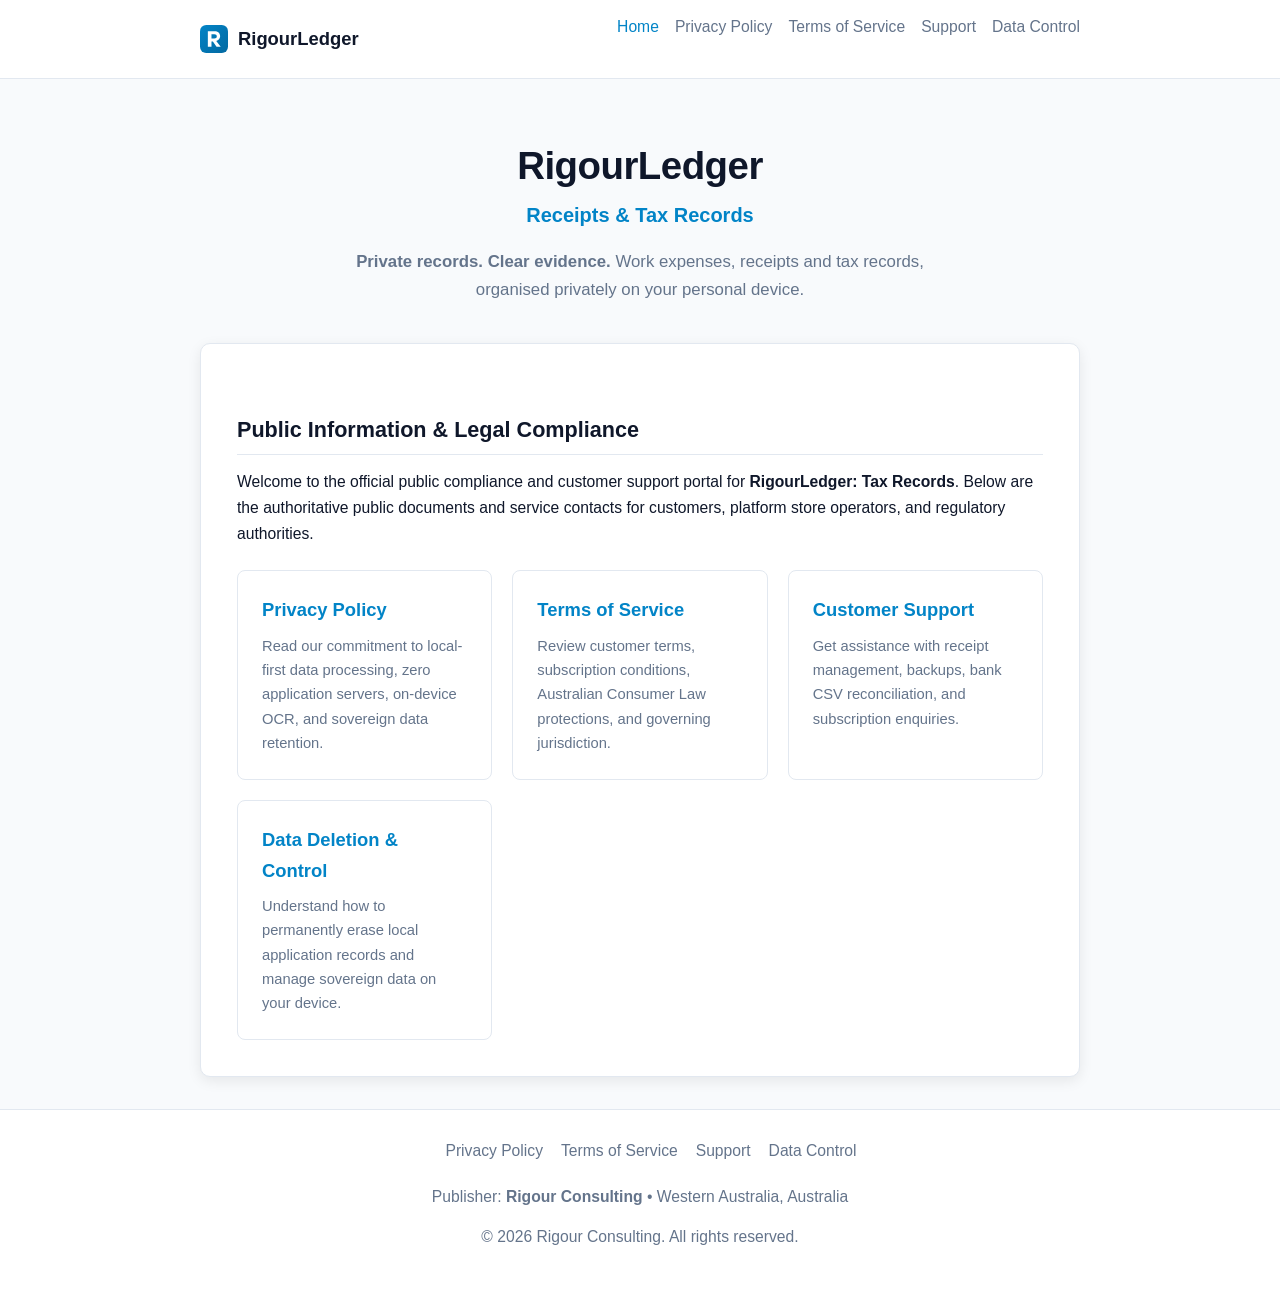
<file: index.html>
<!DOCTYPE html>
<html lang="en">
<head>
  <meta charset="UTF-8">
  <meta name="viewport" content="width=device-width, initial-scale=1.0">
  <meta name="description" content="RigourLedger: Tax Records — Private records. Clear evidence. Public legal, compliance, and customer support portal.">
  <title>RigourLedger: Tax Records — Public Information Portal</title>
  <link rel="stylesheet" href="assets/site.css">
  <link rel="icon" type="image/svg+xml" href="assets/rigourledger-mark.svg">
</head>
<body>
  <nav class="site-nav">
    <div class="nav-container">
      <a href="./" class="brand-link">
        <img src="assets/rigourledger-mark.svg" alt="RigourLedger Logo" class="brand-logo">
        <span>RigourLedger</span>
      </a>
      <ul class="nav-links">
        <li><a href="./" class="active">Home</a></li>
        <li><a href="privacy/">Privacy Policy</a></li>
        <li><a href="terms/">Terms of Service</a></li>
        <li><a href="support/">Support</a></li>
        <li><a href="data-deletion/">Data Control</a></li>
      </ul>
    </div>
  </nav>

  <main class="main-content">
    <section class="hero">
      <h1 class="hero-title">RigourLedger</h1>
      <p class="hero-subtitle">Receipts &amp; Tax Records</p>
      <p class="hero-tagline"><strong>Private records. Clear evidence.</strong> Work expenses, receipts and tax records, organised privately on your personal device.</p>
    </section>

    <div class="doc-card">
      <h2>Public Information &amp; Legal Compliance</h2>
      <p>Welcome to the official public compliance and customer support portal for <strong>RigourLedger: Tax Records</strong>. Below are the authoritative public documents and service contacts for customers, platform store operators, and regulatory authorities.</p>

      <div class="portal-grid">
        <a href="privacy/" class="portal-card">
          <h3>Privacy Policy</h3>
          <p>Read our commitment to local-first data processing, zero application servers, on-device OCR, and sovereign data retention.</p>
        </a>

        <a href="terms/" class="portal-card">
          <h3>Terms of Service</h3>
          <p>Review customer terms, subscription conditions, Australian Consumer Law protections, and governing jurisdiction.</p>
        </a>

        <a href="support/" class="portal-card">
          <h3>Customer Support</h3>
          <p>Get assistance with receipt management, backups, bank CSV reconciliation, and subscription enquiries.</p>
        </a>

        <a href="data-deletion/" class="portal-card">
          <h3>Data Deletion &amp; Control</h3>
          <p>Understand how to permanently erase local application records and manage sovereign data on your device.</p>
        </a>
      </div>
    </div>
  </main>

  <footer class="site-footer">
    <ul class="footer-nav">
      <li><a href="privacy/">Privacy Policy</a></li>
      <li><a href="terms/">Terms of Service</a></li>
      <li><a href="support/">Support</a></li>
      <li><a href="data-deletion/">Data Control</a></li>
    </ul>
    <p>Publisher: <strong>Rigour Consulting</strong> &bull; Western Australia, Australia</p>
    <p>&copy; 2026 Rigour Consulting. All rights reserved.</p>
  </footer>
</body>
</html>
</file>
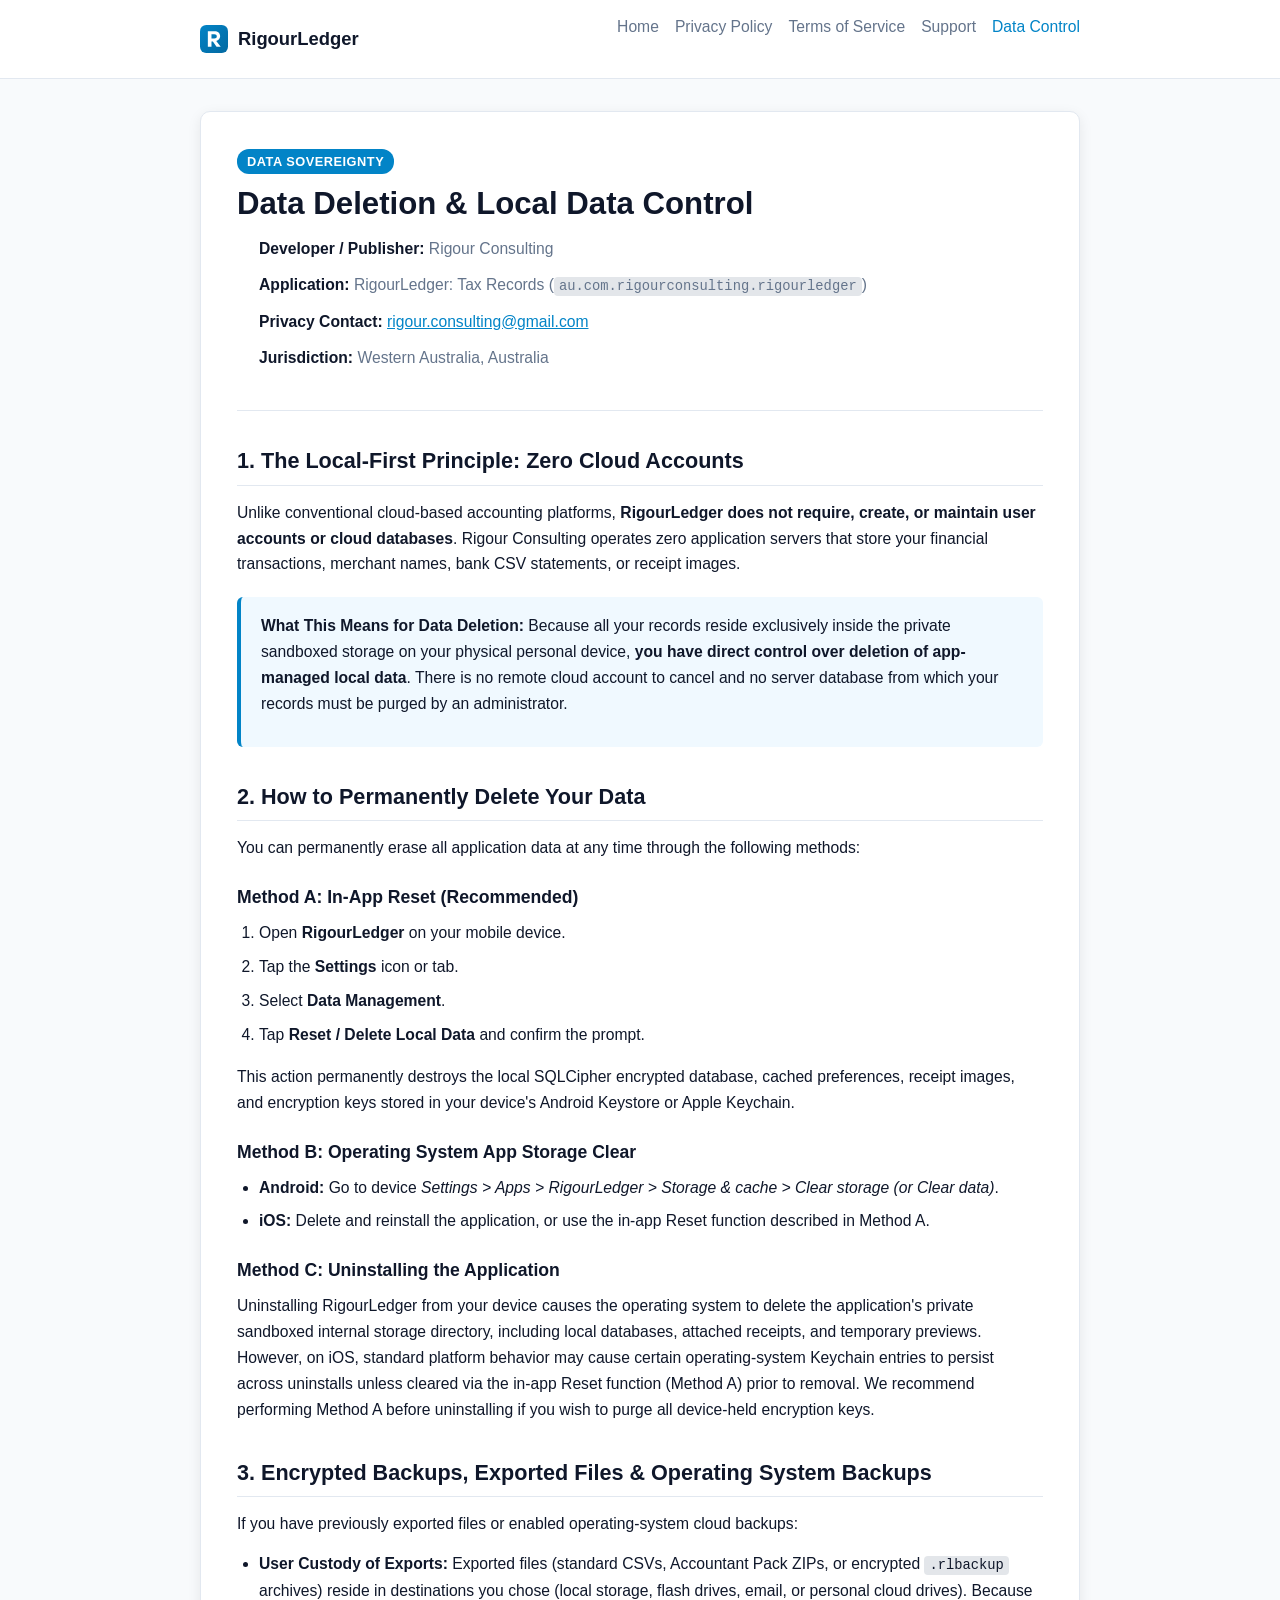
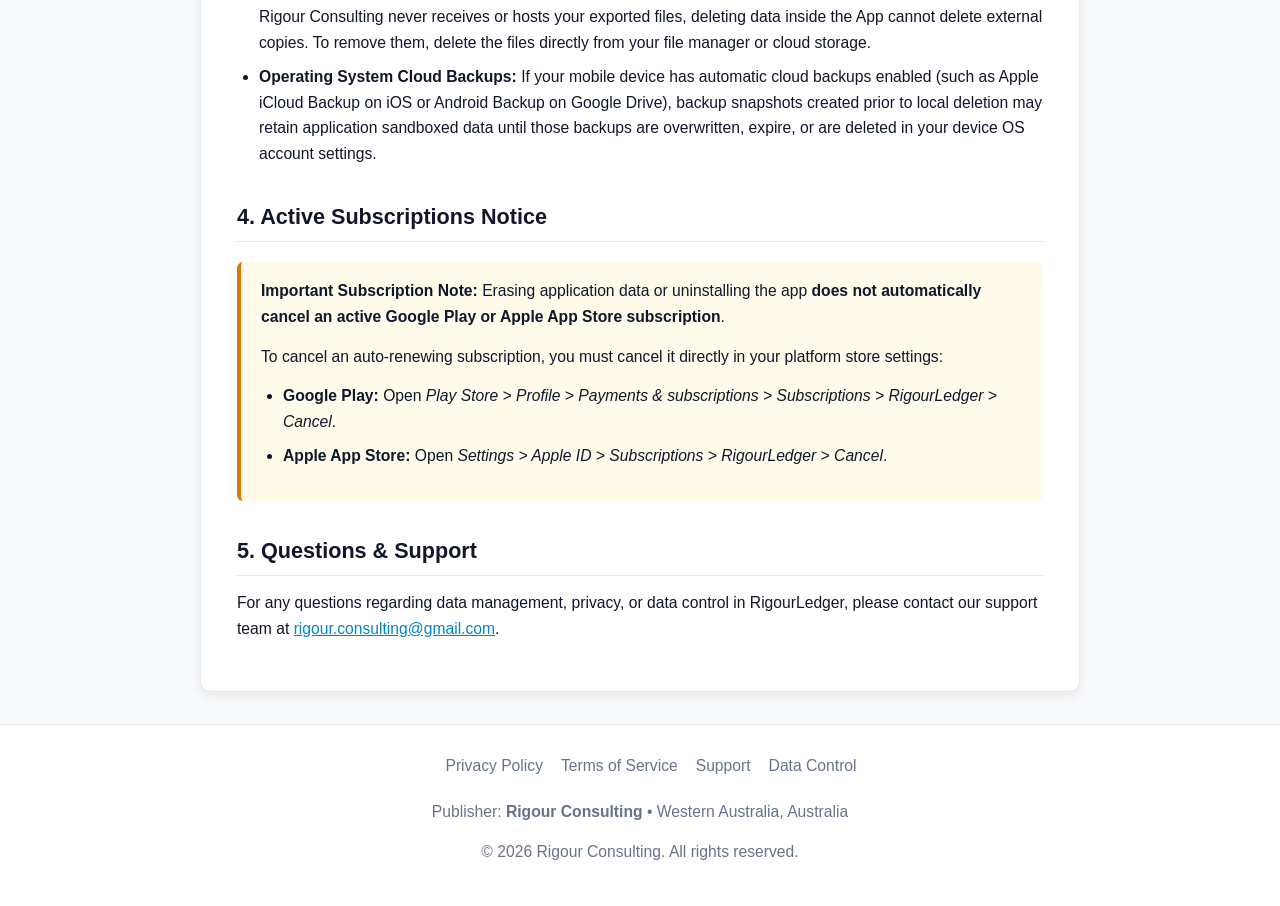
<file: data-deletion/index.html>
<!DOCTYPE html>
<html lang="en">
<head>
  <meta charset="UTF-8">
  <meta name="viewport" content="width=device-width, initial-scale=1.0">
  <meta name="description" content="Data Deletion and Local Data Control Guide for RigourLedger: Tax Records — Sovereign on-device data management by Rigour Consulting.">
  <title>Data Deletion &amp; Local Data Control — RigourLedger: Tax Records</title>
  <link rel="stylesheet" href="../assets/site.css">
  <link rel="icon" type="image/svg+xml" href="../assets/rigourledger-mark.svg">
</head>
<body>
  <nav class="site-nav">
    <div class="nav-container">
      <a href="../" class="brand-link">
        <img src="../assets/rigourledger-mark.svg" alt="RigourLedger Logo" class="brand-logo">
        <span>RigourLedger</span>
      </a>
      <ul class="nav-links">
        <li><a href="../">Home</a></li>
        <li><a href="../privacy/">Privacy Policy</a></li>
        <li><a href="../terms/">Terms of Service</a></li>
        <li><a href="../support/">Support</a></li>
        <li><a href="./" class="active">Data Control</a></li>
      </ul>
    </div>
  </nav>

  <main class="main-content">
    <article class="doc-card">
      <header class="doc-header">
        <span class="badge">Data Sovereignty</span>
        <h1>Data Deletion &amp; Local Data Control</h1>
        <ul class="meta-details">
          <li><strong>Developer / Publisher:</strong> Rigour Consulting</li>
          <li><strong>Application:</strong> RigourLedger: Tax Records (<code>au.com.rigourconsulting.rigourledger</code>)</li>
          <li><strong>Privacy Contact:</strong> <a href="mailto:rigour.consulting@gmail.com">rigour.consulting@gmail.com</a></li>
          <li><strong>Jurisdiction:</strong> Western Australia, Australia</li>
        </ul>
      </header>

      <section>
        <h2>1. The Local-First Principle: Zero Cloud Accounts</h2>
        <p>Unlike conventional cloud-based accounting platforms, <strong>RigourLedger does not require, create, or maintain user accounts or cloud databases</strong>. Rigour Consulting operates zero application servers that store your financial transactions, merchant names, bank CSV statements, or receipt images.</p>
        <div class="callout">
          <p><strong>What This Means for Data Deletion:</strong> Because all your records reside exclusively inside the private sandboxed storage on your physical personal device, <strong>you have direct control over deletion of app-managed local data</strong>. There is no remote cloud account to cancel and no server database from which your records must be purged by an administrator.</p>
        </div>
      </section>

      <section>
        <h2>2. How to Permanently Delete Your Data</h2>
        <p>You can permanently erase all application data at any time through the following methods:</p>

        <h3>Method A: In-App Reset (Recommended)</h3>
        <ol>
          <li>Open <strong>RigourLedger</strong> on your mobile device.</li>
          <li>Tap the <strong>Settings</strong> icon or tab.</li>
          <li>Select <strong>Data Management</strong>.</li>
          <li>Tap <strong>Reset / Delete Local Data</strong> and confirm the prompt.</li>
        </ol>
        <p>This action permanently destroys the local SQLCipher encrypted database, cached preferences, receipt images, and encryption keys stored in your device's Android Keystore or Apple Keychain.</p>

        <h3>Method B: Operating System App Storage Clear</h3>
        <ul>
          <li><strong>Android:</strong> Go to device <em>Settings &gt; Apps &gt; RigourLedger &gt; Storage &amp; cache &gt; Clear storage (or Clear data)</em>.</li>
          <li><strong>iOS:</strong> Delete and reinstall the application, or use the in-app Reset function described in Method A.</li>
        </ul>

        <h3>Method C: Uninstalling the Application</h3>
        <p>Uninstalling RigourLedger from your device causes the operating system to delete the application's private sandboxed internal storage directory, including local databases, attached receipts, and temporary previews. However, on iOS, standard platform behavior may cause certain operating-system Keychain entries to persist across uninstalls unless cleared via the in-app Reset function (Method A) prior to removal. We recommend performing Method A before uninstalling if you wish to purge all device-held encryption keys.</p>
      </section>

      <section>
        <h2>3. Encrypted Backups, Exported Files &amp; Operating System Backups</h2>
        <p>If you have previously exported files or enabled operating-system cloud backups:</p>
        <ul>
          <li><strong>User Custody of Exports:</strong> Exported files (standard CSVs, Accountant Pack ZIPs, or encrypted <code>.rlbackup</code> archives) reside in destinations you chose (local storage, flash drives, email, or personal cloud drives). Because Rigour Consulting never receives or hosts your exported files, deleting data inside the App cannot delete external copies. To remove them, delete the files directly from your file manager or cloud storage.</li>
          <li><strong>Operating System Cloud Backups:</strong> If your mobile device has automatic cloud backups enabled (such as Apple iCloud Backup on iOS or Android Backup on Google Drive), backup snapshots created prior to local deletion may retain application sandboxed data until those backups are overwritten, expire, or are deleted in your device OS account settings.</li>
        </ul>
      </section>

      <section>
        <h2>4. Active Subscriptions Notice</h2>
        <div class="callout-warning">
          <p><strong>Important Subscription Note:</strong> Erasing application data or uninstalling the app <strong>does not automatically cancel an active Google Play or Apple App Store subscription</strong>.</p>
          <p>To cancel an auto-renewing subscription, you must cancel it directly in your platform store settings:</p>
          <ul>
            <li><strong>Google Play:</strong> Open <em>Play Store &gt; Profile &gt; Payments &amp; subscriptions &gt; Subscriptions &gt; RigourLedger &gt; Cancel</em>.</li>
            <li><strong>Apple App Store:</strong> Open <em>Settings &gt; Apple ID &gt; Subscriptions &gt; RigourLedger &gt; Cancel</em>.</li>
          </ul>
        </div>
      </section>

      <section>
        <h2>5. Questions &amp; Support</h2>
        <p>For any questions regarding data management, privacy, or data control in RigourLedger, please contact our support team at <a href="mailto:rigour.consulting@gmail.com">rigour.consulting@gmail.com</a>.</p>
      </section>
    </article>
  </main>

  <footer class="site-footer">
    <ul class="footer-nav">
      <li><a href="../privacy/">Privacy Policy</a></li>
      <li><a href="../terms/">Terms of Service</a></li>
      <li><a href="../support/">Support</a></li>
      <li><a href="./" class="active">Data Control</a></li>
    </ul>
    <p>Publisher: <strong>Rigour Consulting</strong> &bull; Western Australia, Australia</p>
    <p>&copy; 2026 Rigour Consulting. All rights reserved.</p>
  </footer>
</body>
</html>
</file>
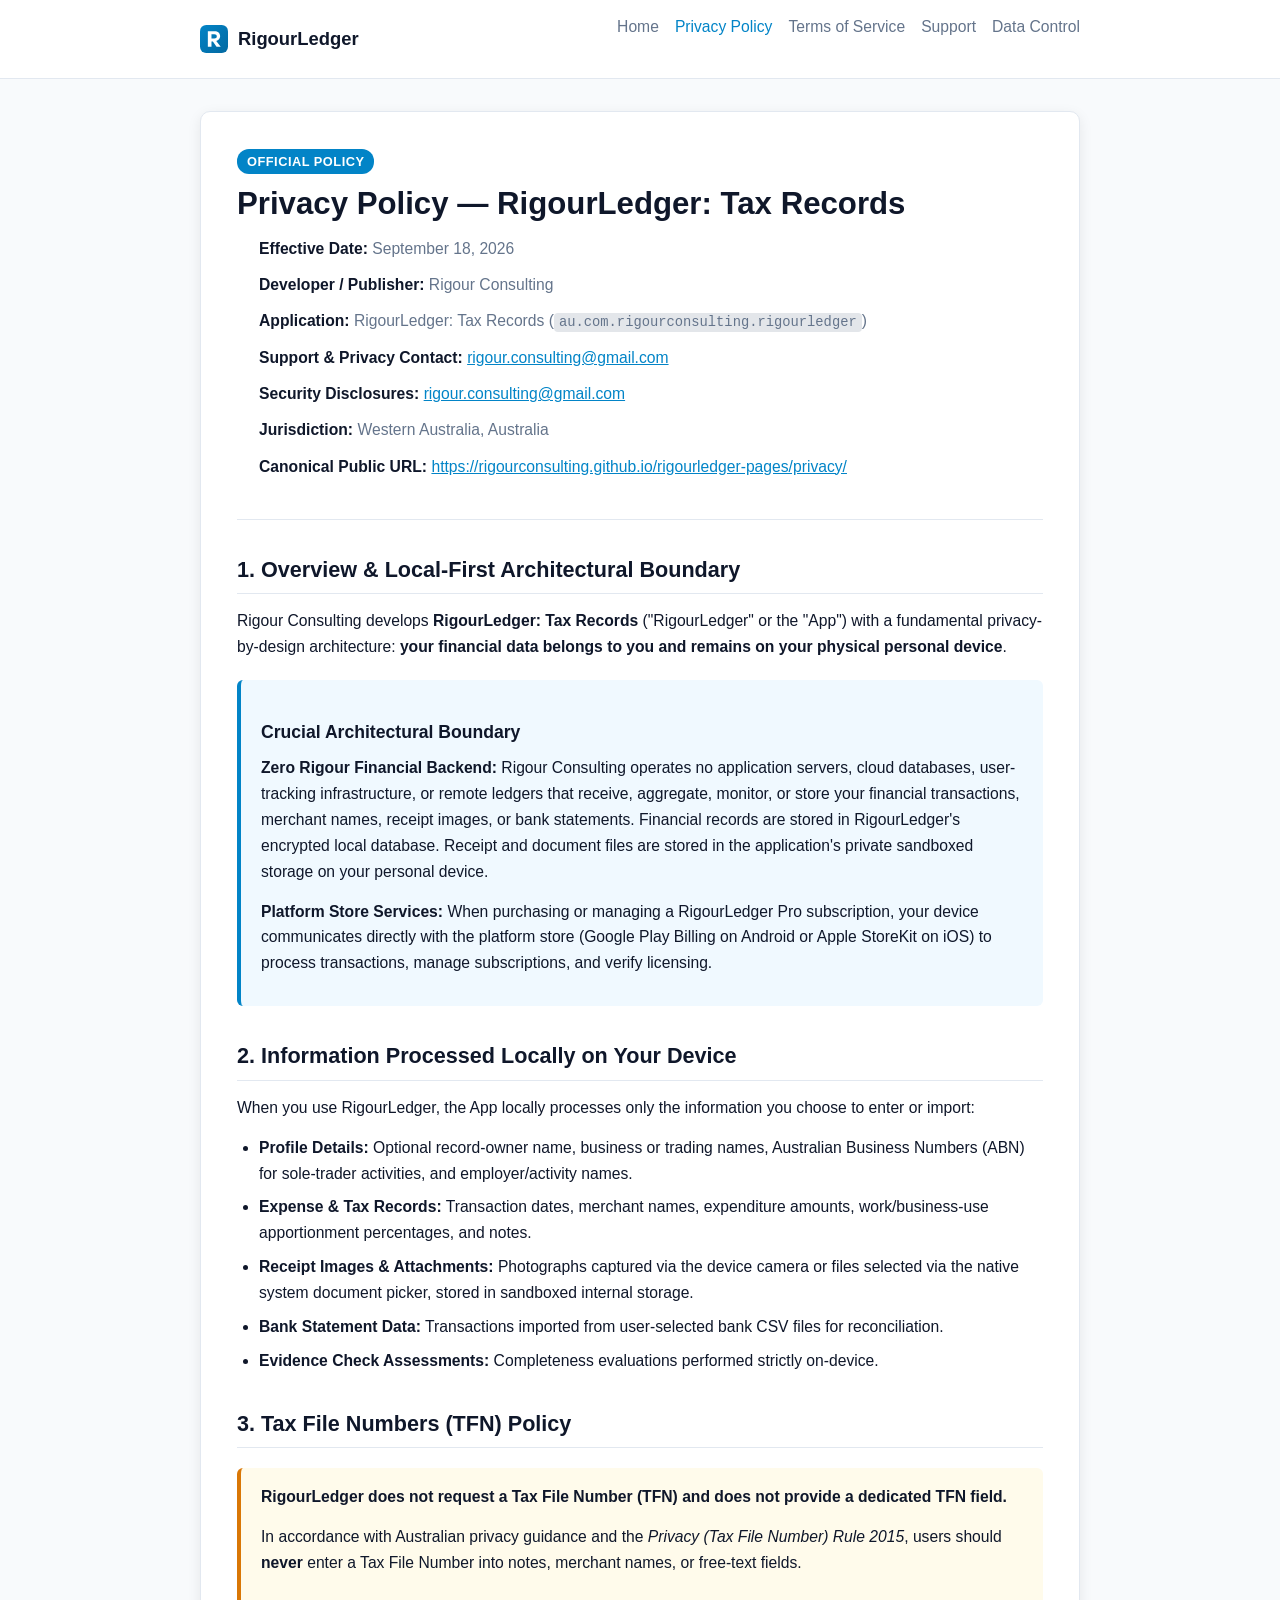
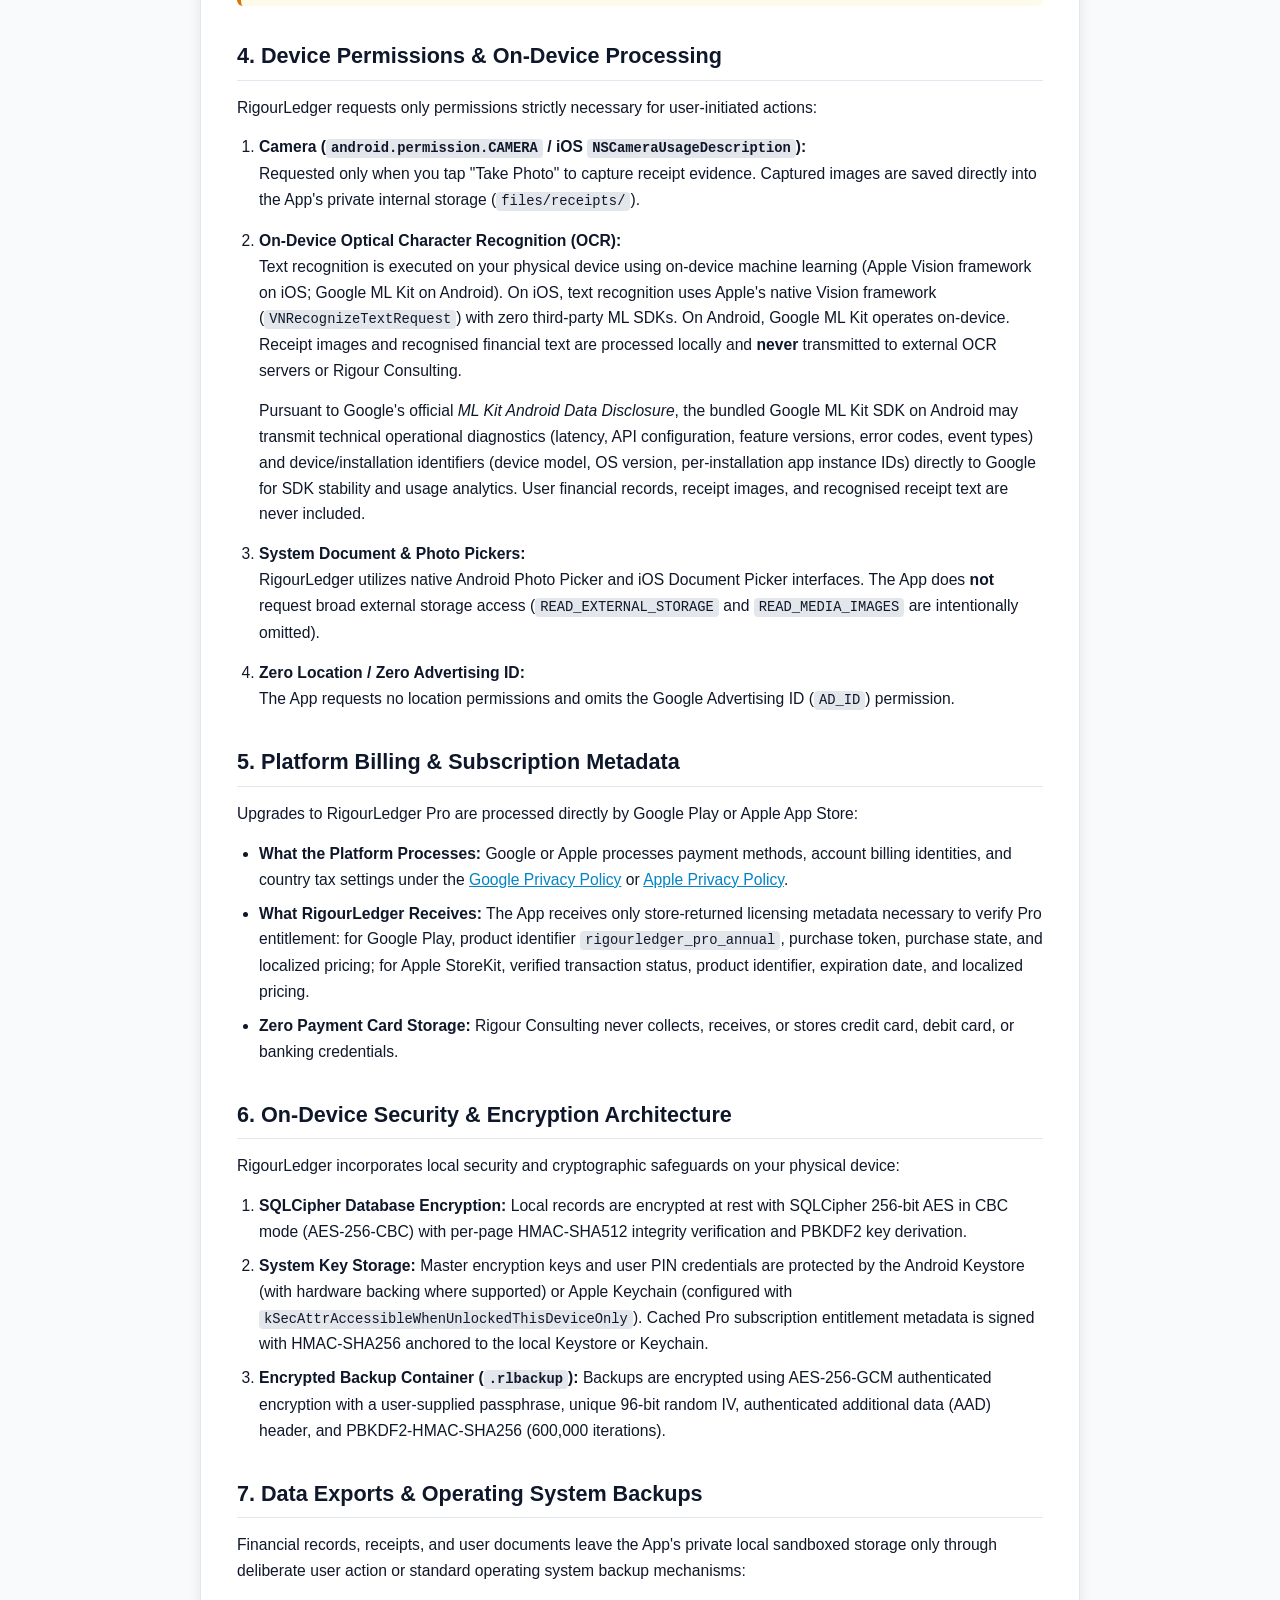
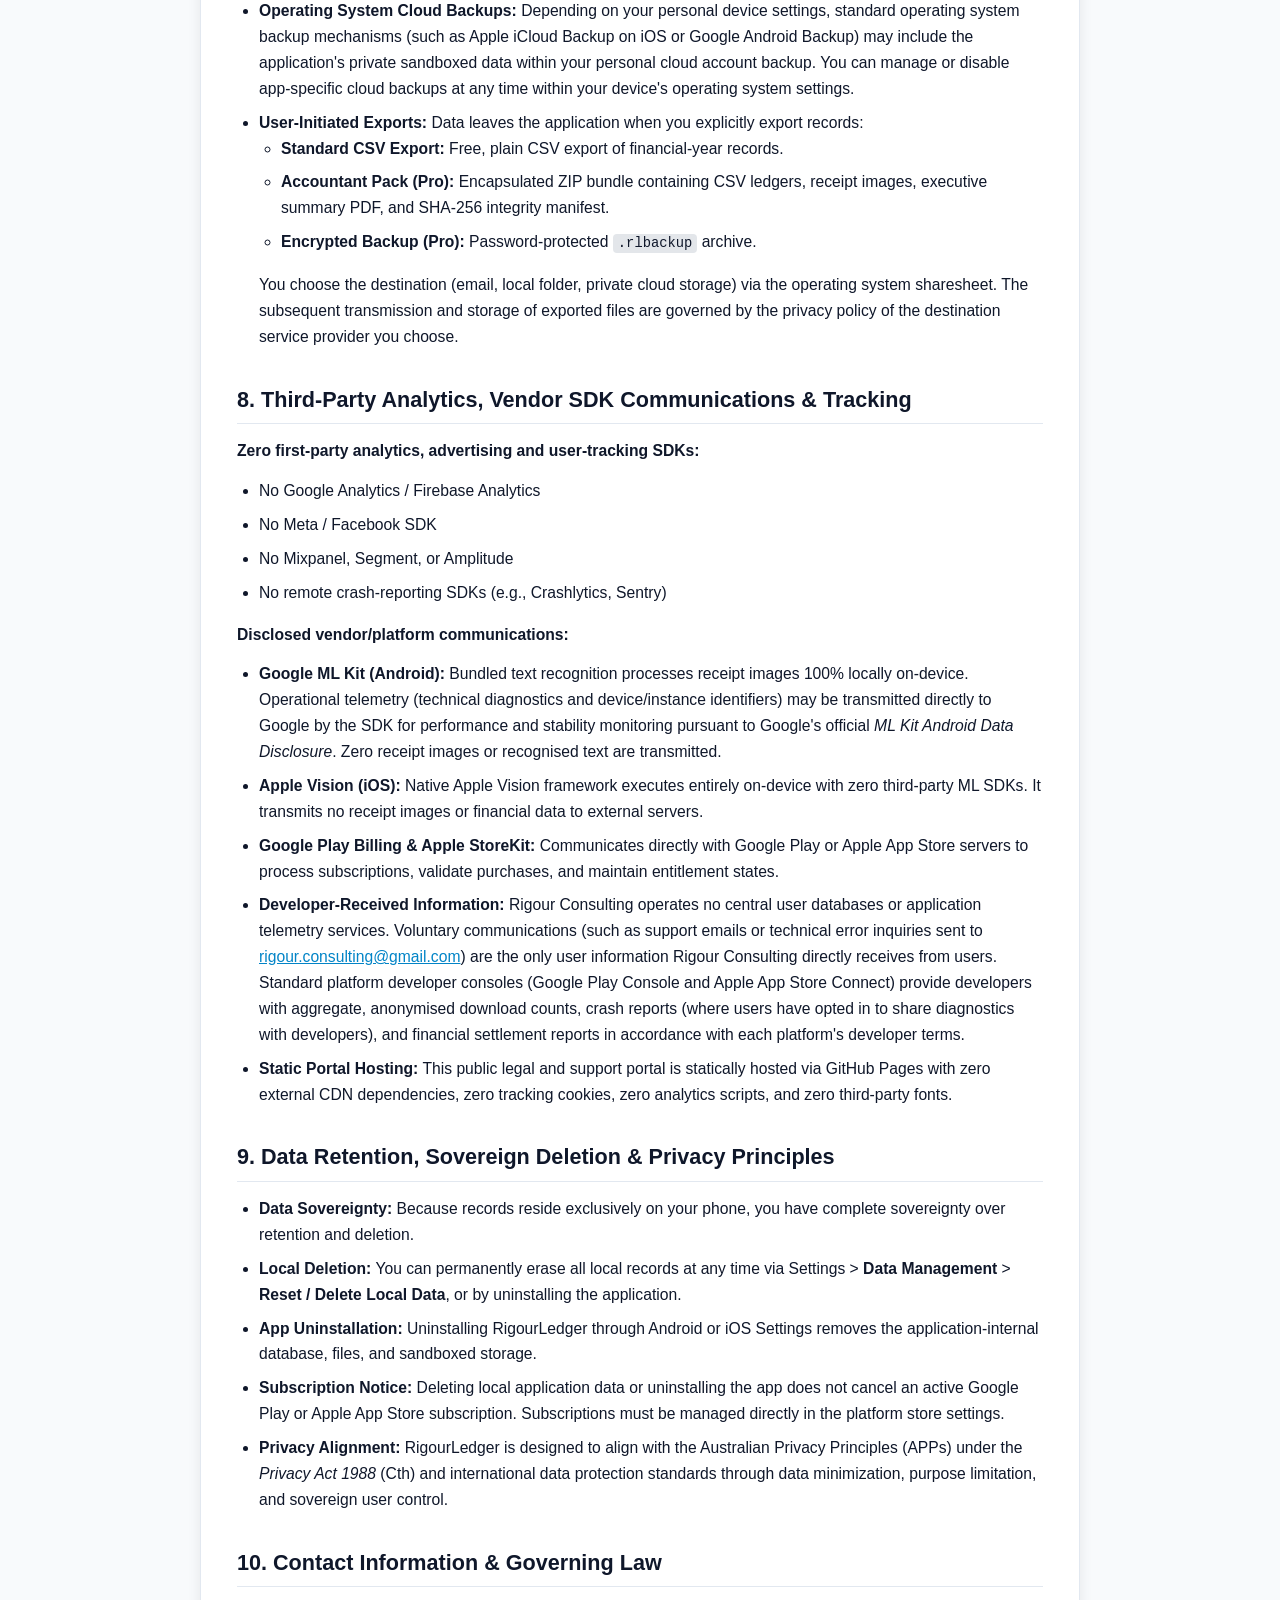
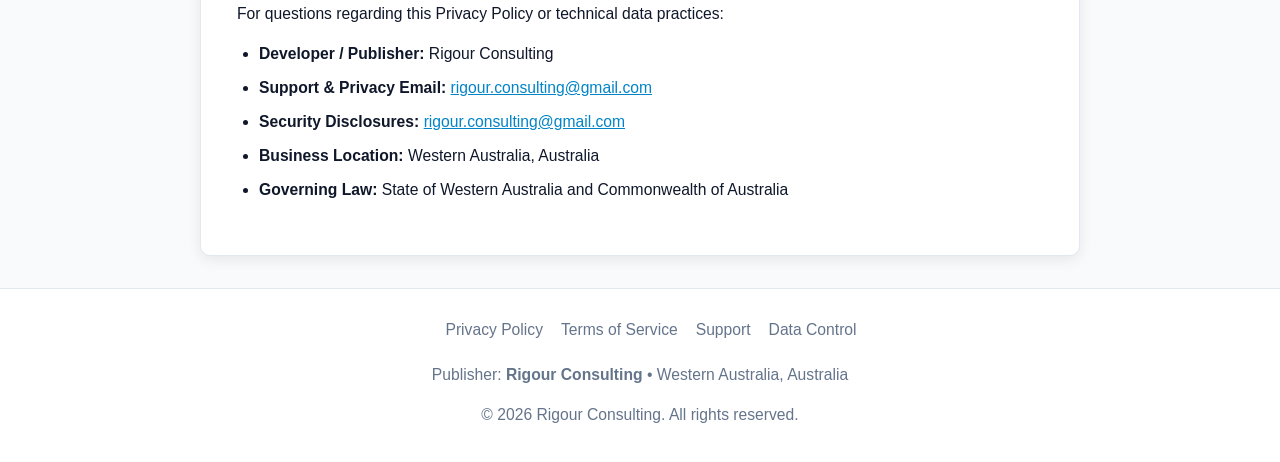
<file: privacy/index.html>
<!DOCTYPE html>
<html lang="en">
<head>
  <meta charset="UTF-8">
  <meta name="viewport" content="width=device-width, initial-scale=1.0">
  <meta name="description" content="Privacy Policy for RigourLedger: Tax Records — A local-first, privacy-by-design Australian tax record-keeping application by Rigour Consulting.">
  <title>Privacy Policy — RigourLedger: Tax Records</title>
  <link rel="stylesheet" href="../assets/site.css">
  <link rel="icon" type="image/svg+xml" href="../assets/rigourledger-mark.svg">
</head>
<body>
  <nav class="site-nav">
    <div class="nav-container">
      <a href="../" class="brand-link">
        <img src="../assets/rigourledger-mark.svg" alt="RigourLedger Logo" class="brand-logo">
        <span>RigourLedger</span>
      </a>
      <ul class="nav-links">
        <li><a href="../">Home</a></li>
        <li><a href="./" class="active">Privacy Policy</a></li>
        <li><a href="../terms/">Terms of Service</a></li>
        <li><a href="../support/">Support</a></li>
        <li><a href="../data-deletion/">Data Control</a></li>
      </ul>
    </div>
  </nav>

  <main class="main-content">
    <article class="doc-card">
      <header class="doc-header">
        <span class="badge">Official Policy</span>
        <h1>Privacy Policy — RigourLedger: Tax Records</h1>
        <ul class="meta-details">
          <li><strong>Effective Date:</strong> September 18, 2026</li>
          <li><strong>Developer / Publisher:</strong> Rigour Consulting</li>
          <li><strong>Application:</strong> RigourLedger: Tax Records (<code>au.com.rigourconsulting.rigourledger</code>)</li>
          <li><strong>Support &amp; Privacy Contact:</strong> <a href="mailto:rigour.consulting@gmail.com">rigour.consulting@gmail.com</a></li>
          <li><strong>Security Disclosures:</strong> <a href="mailto:rigour.consulting@gmail.com">rigour.consulting@gmail.com</a></li>
          <li><strong>Jurisdiction:</strong> Western Australia, Australia</li>
          <li><strong>Canonical Public URL:</strong> <a href="https://rigourconsulting.github.io/rigourledger-pages/privacy/">https://rigourconsulting.github.io/rigourledger-pages/privacy/</a></li>
        </ul>
      </header>

      <section>
        <h2>1. Overview &amp; Local-First Architectural Boundary</h2>
        <p>Rigour Consulting develops <strong>RigourLedger: Tax Records</strong> ("RigourLedger" or the "App") with a fundamental privacy-by-design architecture: <strong>your financial data belongs to you and remains on your physical personal device</strong>.</p>

        <div class="callout">
          <h3>Crucial Architectural Boundary</h3>
          <p><strong>Zero Rigour Financial Backend:</strong> Rigour Consulting operates no application servers, cloud databases, user-tracking infrastructure, or remote ledgers that receive, aggregate, monitor, or store your financial transactions, merchant names, receipt images, or bank statements. Financial records are stored in RigourLedger's encrypted local database. Receipt and document files are stored in the application's private sandboxed storage on your personal device.</p>
          <p><strong>Platform Store Services:</strong> When purchasing or managing a RigourLedger Pro subscription, your device communicates directly with the platform store (Google Play Billing on Android or Apple StoreKit on iOS) to process transactions, manage subscriptions, and verify licensing.</p>
        </div>
      </section>

      <section>
        <h2>2. Information Processed Locally on Your Device</h2>
        <p>When you use RigourLedger, the App locally processes only the information you choose to enter or import:</p>
        <ul>
          <li><strong>Profile Details:</strong> Optional record-owner name, business or trading names, Australian Business Numbers (ABN) for sole-trader activities, and employer/activity names.</li>
          <li><strong>Expense &amp; Tax Records:</strong> Transaction dates, merchant names, expenditure amounts, work/business-use apportionment percentages, and notes.</li>
          <li><strong>Receipt Images &amp; Attachments:</strong> Photographs captured via the device camera or files selected via the native system document picker, stored in sandboxed internal storage.</li>
          <li><strong>Bank Statement Data:</strong> Transactions imported from user-selected bank CSV files for reconciliation.</li>
          <li><strong>Evidence Check Assessments:</strong> Completeness evaluations performed strictly on-device.</li>
        </ul>
      </section>

      <section>
        <h2>3. Tax File Numbers (TFN) Policy</h2>
        <div class="callout-warning">
          <p><strong>RigourLedger does not request a Tax File Number (TFN) and does not provide a dedicated TFN field.</strong></p>
          <p>In accordance with Australian privacy guidance and the <em>Privacy (Tax File Number) Rule 2015</em>, users should <strong>never</strong> enter a Tax File Number into notes, merchant names, or free-text fields.</p>
        </div>
      </section>

      <section>
        <h2>4. Device Permissions &amp; On-Device Processing</h2>
        <p>RigourLedger requests only permissions strictly necessary for user-initiated actions:</p>
        <ol>
          <li>
            <strong>Camera (<code>android.permission.CAMERA</code> / iOS <code>NSCameraUsageDescription</code>):</strong>
            <p>Requested only when you tap "Take Photo" to capture receipt evidence. Captured images are saved directly into the App's private internal storage (<code>files/receipts/</code>).</p>
          </li>
          <li>
            <strong>On-Device Optical Character Recognition (OCR):</strong>
            <p>Text recognition is executed on your physical device using on-device machine learning (Apple Vision framework on iOS; Google ML Kit on Android). On iOS, text recognition uses Apple's native Vision framework (<code>VNRecognizeTextRequest</code>) with zero third-party ML SDKs. On Android, Google ML Kit operates on-device. Receipt images and recognised financial text are processed locally and <strong>never</strong> transmitted to external OCR servers or Rigour Consulting.</p>
            <p>Pursuant to Google's official <em>ML Kit Android Data Disclosure</em>, the bundled Google ML Kit SDK on Android may transmit technical operational diagnostics (latency, API configuration, feature versions, error codes, event types) and device/installation identifiers (device model, OS version, per-installation app instance IDs) directly to Google for SDK stability and usage analytics. User financial records, receipt images, and recognised receipt text are never included.</p>
          </li>
          <li>
            <strong>System Document &amp; Photo Pickers:</strong>
            <p>RigourLedger utilizes native Android Photo Picker and iOS Document Picker interfaces. The App does <strong>not</strong> request broad external storage access (<code>READ_EXTERNAL_STORAGE</code> and <code>READ_MEDIA_IMAGES</code> are intentionally omitted).</p>
          </li>
          <li>
            <strong>Zero Location / Zero Advertising ID:</strong>
            <p>The App requests no location permissions and omits the Google Advertising ID (<code>AD_ID</code>) permission.</p>
          </li>
        </ol>
      </section>

      <section>
        <h2>5. Platform Billing &amp; Subscription Metadata</h2>
        <p>Upgrades to RigourLedger Pro are processed directly by Google Play or Apple App Store:</p>
        <ul>
          <li><strong>What the Platform Processes:</strong> Google or Apple processes payment methods, account billing identities, and country tax settings under the <a href="https://policies.google.com/privacy" target="_blank" rel="noopener noreferrer">Google Privacy Policy</a> or <a href="https://www.apple.com/legal/privacy/" target="_blank" rel="noopener noreferrer">Apple Privacy Policy</a>.</li>
          <li><strong>What RigourLedger Receives:</strong> The App receives only store-returned licensing metadata necessary to verify Pro entitlement: for Google Play, product identifier <code>rigourledger_pro_annual</code>, purchase token, purchase state, and localized pricing; for Apple StoreKit, verified transaction status, product identifier, expiration date, and localized pricing.</li>
          <li><strong>Zero Payment Card Storage:</strong> Rigour Consulting never collects, receives, or stores credit card, debit card, or banking credentials.</li>
        </ul>
      </section>

      <section>
        <h2>6. On-Device Security &amp; Encryption Architecture</h2>
        <p>RigourLedger incorporates local security and cryptographic safeguards on your physical device:</p>
        <ol>
          <li><strong>SQLCipher Database Encryption:</strong> Local records are encrypted at rest with SQLCipher 256-bit AES in CBC mode (AES-256-CBC) with per-page HMAC-SHA512 integrity verification and PBKDF2 key derivation.</li>
          <li><strong>System Key Storage:</strong> Master encryption keys and user PIN credentials are protected by the Android Keystore (with hardware backing where supported) or Apple Keychain (configured with <code>kSecAttrAccessibleWhenUnlockedThisDeviceOnly</code>). Cached Pro subscription entitlement metadata is signed with HMAC-SHA256 anchored to the local Keystore or Keychain.</li>
          <li><strong>Encrypted Backup Container (<code>.rlbackup</code>):</strong> Backups are encrypted using AES-256-GCM authenticated encryption with a user-supplied passphrase, unique 96-bit random IV, authenticated additional data (AAD) header, and PBKDF2-HMAC-SHA256 (600,000 iterations).</li>
        </ol>
      </section>

      <section>
        <h2>7. Data Exports &amp; Operating System Backups</h2>
        <p>Financial records, receipts, and user documents leave the App's private local sandboxed storage only through deliberate user action or standard operating system backup mechanisms:</p>
        <ul>
          <li><strong>Operating System Cloud Backups:</strong> Depending on your personal device settings, standard operating system backup mechanisms (such as Apple iCloud Backup on iOS or Google Android Backup) may include the application's private sandboxed data within your personal cloud account backup. You can manage or disable app-specific cloud backups at any time within your device's operating system settings.</li>
          <li><strong>User-Initiated Exports:</strong> Data leaves the application when you explicitly export records:
            <ul>
              <li><strong>Standard CSV Export:</strong> Free, plain CSV export of financial-year records.</li>
              <li><strong>Accountant Pack (Pro):</strong> Encapsulated ZIP bundle containing CSV ledgers, receipt images, executive summary PDF, and SHA-256 integrity manifest.</li>
              <li><strong>Encrypted Backup (Pro):</strong> Password-protected <code>.rlbackup</code> archive.</li>
            </ul>
            <p>You choose the destination (email, local folder, private cloud storage) via the operating system sharesheet. The subsequent transmission and storage of exported files are governed by the privacy policy of the destination service provider you choose.</p>
          </li>
        </ul>
      </section>

      <section>
        <h2>8. Third-Party Analytics, Vendor SDK Communications &amp; Tracking</h2>
        <p><strong>Zero first-party analytics, advertising and user-tracking SDKs:</strong></p>
        <ul>
          <li>No Google Analytics / Firebase Analytics</li>
          <li>No Meta / Facebook SDK</li>
          <li>No Mixpanel, Segment, or Amplitude</li>
          <li>No remote crash-reporting SDKs (e.g., Crashlytics, Sentry)</li>
        </ul>
        <p><strong>Disclosed vendor/platform communications:</strong></p>
        <ul>
          <li><strong>Google ML Kit (Android):</strong> Bundled text recognition processes receipt images 100% locally on-device. Operational telemetry (technical diagnostics and device/instance identifiers) may be transmitted directly to Google by the SDK for performance and stability monitoring pursuant to Google's official <em>ML Kit Android Data Disclosure</em>. Zero receipt images or recognised text are transmitted.</li>
          <li><strong>Apple Vision (iOS):</strong> Native Apple Vision framework executes entirely on-device with zero third-party ML SDKs. It transmits no receipt images or financial data to external servers.</li>
          <li><strong>Google Play Billing &amp; Apple StoreKit:</strong> Communicates directly with Google Play or Apple App Store servers to process subscriptions, validate purchases, and maintain entitlement states.</li>
          <li><strong>Developer-Received Information:</strong> Rigour Consulting operates no central user databases or application telemetry services. Voluntary communications (such as support emails or technical error inquiries sent to <a href="mailto:rigour.consulting@gmail.com">rigour.consulting@gmail.com</a>) are the only user information Rigour Consulting directly receives from users. Standard platform developer consoles (Google Play Console and Apple App Store Connect) provide developers with aggregate, anonymised download counts, crash reports (where users have opted in to share diagnostics with developers), and financial settlement reports in accordance with each platform's developer terms.</li>
          <li><strong>Static Portal Hosting:</strong> This public legal and support portal is statically hosted via GitHub Pages with zero external CDN dependencies, zero tracking cookies, zero analytics scripts, and zero third-party fonts.</li>
        </ul>
      </section>

      <section>
        <h2>9. Data Retention, Sovereign Deletion &amp; Privacy Principles</h2>
        <ul>
          <li><strong>Data Sovereignty:</strong> Because records reside exclusively on your phone, you have complete sovereignty over retention and deletion.</li>
          <li><strong>Local Deletion:</strong> You can permanently erase all local records at any time via Settings &gt; <strong>Data Management</strong> &gt; <strong>Reset / Delete Local Data</strong>, or by uninstalling the application.</li>
          <li><strong>App Uninstallation:</strong> Uninstalling RigourLedger through Android or iOS Settings removes the application-internal database, files, and sandboxed storage.</li>
          <li><strong>Subscription Notice:</strong> Deleting local application data or uninstalling the app does not cancel an active Google Play or Apple App Store subscription. Subscriptions must be managed directly in the platform store settings.</li>
          <li><strong>Privacy Alignment:</strong> RigourLedger is designed to align with the Australian Privacy Principles (APPs) under the <em>Privacy Act 1988</em> (Cth) and international data protection standards through data minimization, purpose limitation, and sovereign user control.</li>
        </ul>
      </section>

      <section>
        <h2>10. Contact Information &amp; Governing Law</h2>
        <p>For questions regarding this Privacy Policy or technical data practices:</p>
        <ul>
          <li><strong>Developer / Publisher:</strong> Rigour Consulting</li>
          <li><strong>Support &amp; Privacy Email:</strong> <a href="mailto:rigour.consulting@gmail.com">rigour.consulting@gmail.com</a></li>
          <li><strong>Security Disclosures:</strong> <a href="mailto:rigour.consulting@gmail.com">rigour.consulting@gmail.com</a></li>
          <li><strong>Business Location:</strong> Western Australia, Australia</li>
          <li><strong>Governing Law:</strong> State of Western Australia and Commonwealth of Australia</li>
        </ul>
      </section>
    </article>
  </main>

  <footer class="site-footer">
    <ul class="footer-nav">
      <li><a href="../privacy/" class="active">Privacy Policy</a></li>
      <li><a href="../terms/">Terms of Service</a></li>
      <li><a href="../support/">Support</a></li>
      <li><a href="../data-deletion/">Data Control</a></li>
    </ul>
    <p>Publisher: <strong>Rigour Consulting</strong> &bull; Western Australia, Australia</p>
    <p>&copy; 2026 Rigour Consulting. All rights reserved.</p>
  </footer>
</body>
</html>
</file>
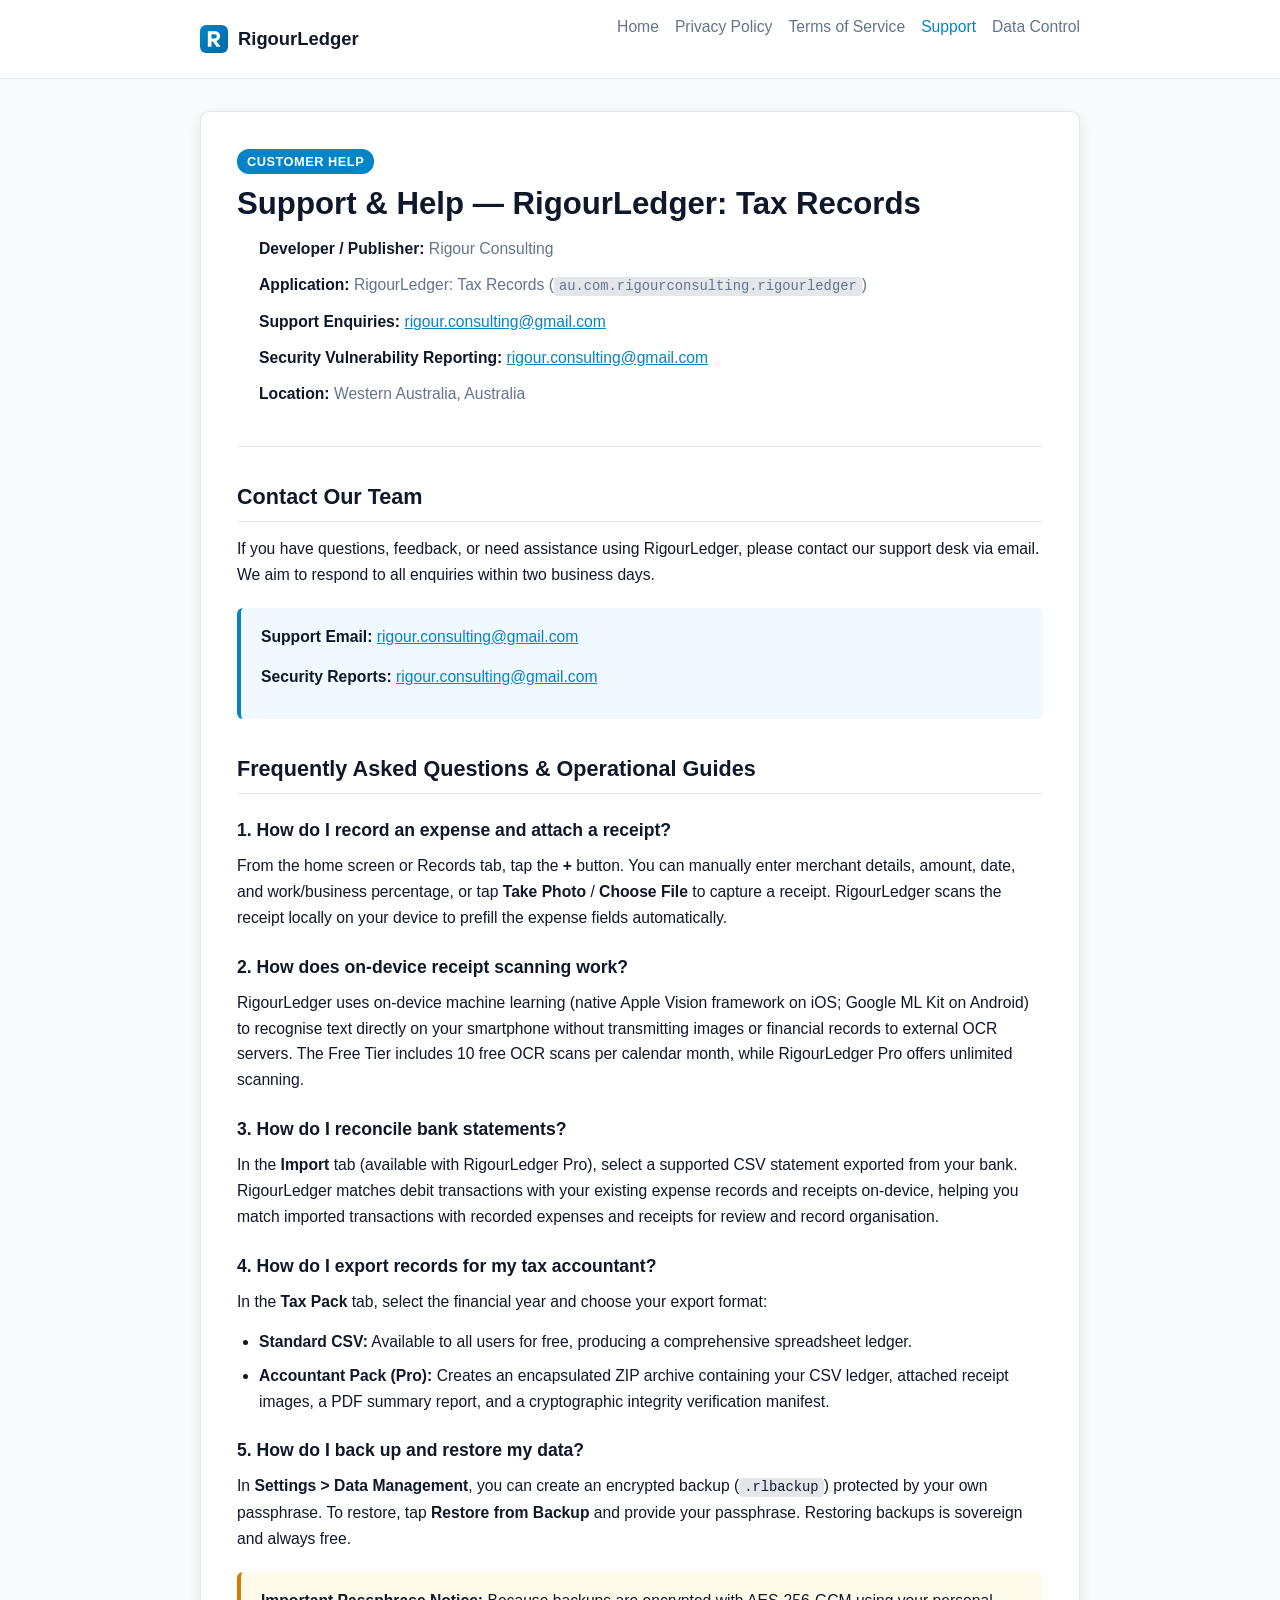
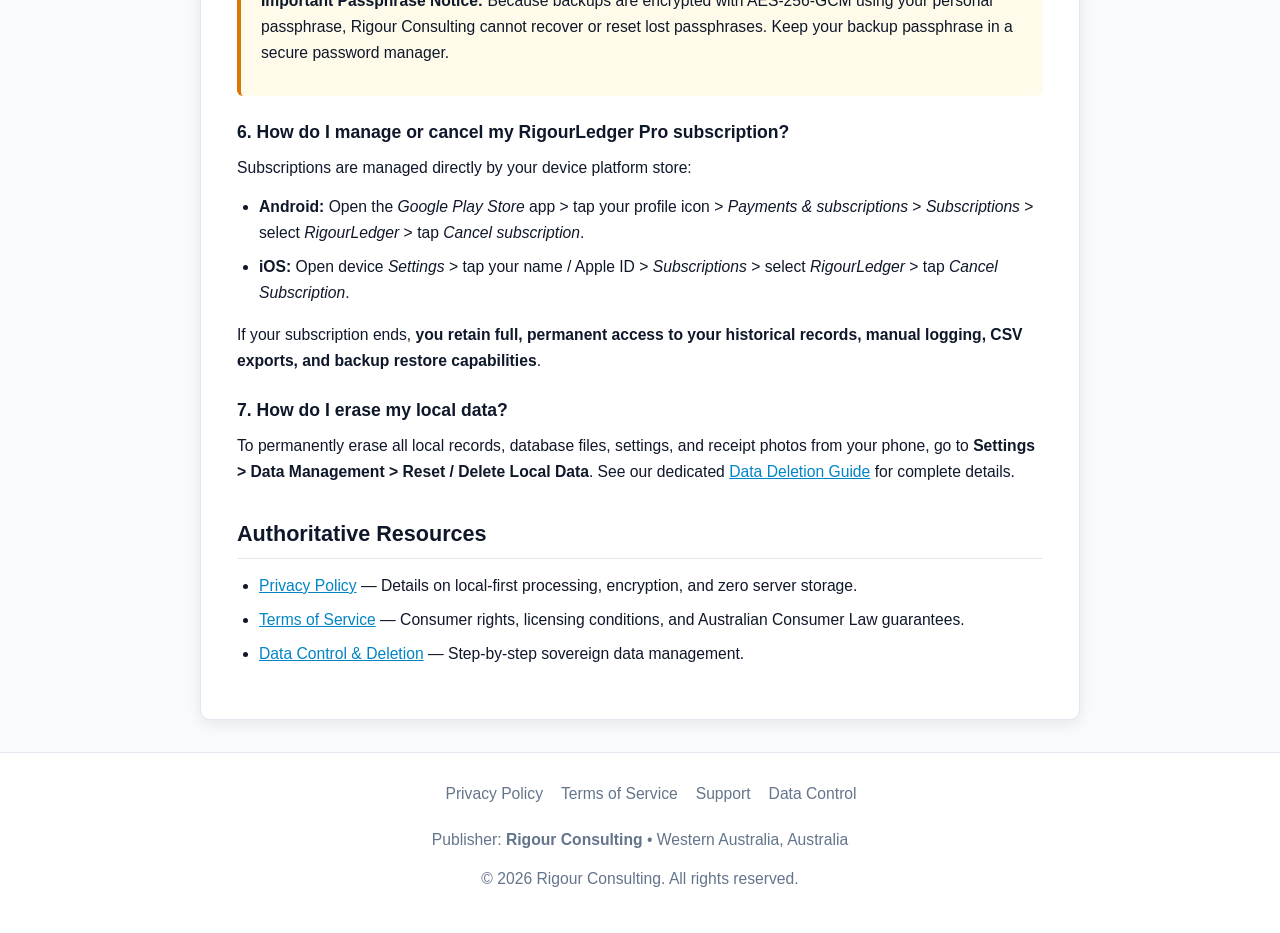
<file: support/index.html>
<!DOCTYPE html>
<html lang="en">
<head>
  <meta charset="UTF-8">
  <meta name="viewport" content="width=device-width, initial-scale=1.0">
  <meta name="description" content="Customer Support and Help for RigourLedger: Tax Records by Rigour Consulting.">
  <title>Support &amp; Help — RigourLedger: Tax Records</title>
  <link rel="stylesheet" href="../assets/site.css">
  <link rel="icon" type="image/svg+xml" href="../assets/rigourledger-mark.svg">
</head>
<body>
  <nav class="site-nav">
    <div class="nav-container">
      <a href="../" class="brand-link">
        <img src="../assets/rigourledger-mark.svg" alt="RigourLedger Logo" class="brand-logo">
        <span>RigourLedger</span>
      </a>
      <ul class="nav-links">
        <li><a href="../">Home</a></li>
        <li><a href="../privacy/">Privacy Policy</a></li>
        <li><a href="../terms/">Terms of Service</a></li>
        <li><a href="./" class="active">Support</a></li>
        <li><a href="../data-deletion/">Data Control</a></li>
      </ul>
    </div>
  </nav>

  <main class="main-content">
    <article class="doc-card">
      <header class="doc-header">
        <span class="badge">Customer Help</span>
        <h1>Support &amp; Help — RigourLedger: Tax Records</h1>
        <ul class="meta-details">
          <li><strong>Developer / Publisher:</strong> Rigour Consulting</li>
          <li><strong>Application:</strong> RigourLedger: Tax Records (<code>au.com.rigourconsulting.rigourledger</code>)</li>
          <li><strong>Support Enquiries:</strong> <a href="mailto:rigour.consulting@gmail.com">rigour.consulting@gmail.com</a></li>
          <li><strong>Security Vulnerability Reporting:</strong> <a href="mailto:rigour.consulting@gmail.com">rigour.consulting@gmail.com</a></li>
          <li><strong>Location:</strong> Western Australia, Australia</li>
        </ul>
      </header>

      <section>
        <h2>Contact Our Team</h2>
        <p>If you have questions, feedback, or need assistance using RigourLedger, please contact our support desk via email. We aim to respond to all enquiries within two business days.</p>
        <div class="callout">
          <p><strong>Support Email:</strong> <a href="mailto:rigour.consulting@gmail.com">rigour.consulting@gmail.com</a></p>
          <p><strong>Security Reports:</strong> <a href="mailto:rigour.consulting@gmail.com">rigour.consulting@gmail.com</a></p>
        </div>
      </section>

      <section>
        <h2>Frequently Asked Questions &amp; Operational Guides</h2>

        <h3>1. How do I record an expense and attach a receipt?</h3>
        <p>From the home screen or Records tab, tap the <strong>+</strong> button. You can manually enter merchant details, amount, date, and work/business percentage, or tap <strong>Take Photo</strong> / <strong>Choose File</strong> to capture a receipt. RigourLedger scans the receipt locally on your device to prefill the expense fields automatically.</p>

        <h3>2. How does on-device receipt scanning work?</h3>
        <p>RigourLedger uses on-device machine learning (native Apple Vision framework on iOS; Google ML Kit on Android) to recognise text directly on your smartphone without transmitting images or financial records to external OCR servers. The Free Tier includes 10 free OCR scans per calendar month, while RigourLedger Pro offers unlimited scanning.</p>

        <h3>3. How do I reconcile bank statements?</h3>
        <p>In the <strong>Import</strong> tab (available with RigourLedger Pro), select a supported CSV statement exported from your bank. RigourLedger matches debit transactions with your existing expense records and receipts on-device, helping you match imported transactions with recorded expenses and receipts for review and record organisation.</p>

        <h3>4. How do I export records for my tax accountant?</h3>
        <p>In the <strong>Tax Pack</strong> tab, select the financial year and choose your export format:</p>
        <ul>
          <li><strong>Standard CSV:</strong> Available to all users for free, producing a comprehensive spreadsheet ledger.</li>
          <li><strong>Accountant Pack (Pro):</strong> Creates an encapsulated ZIP archive containing your CSV ledger, attached receipt images, a PDF summary report, and a cryptographic integrity verification manifest.</li>
        </ul>

        <h3>5. How do I back up and restore my data?</h3>
        <p>In <strong>Settings &gt; Data Management</strong>, you can create an encrypted backup (<code>.rlbackup</code>) protected by your own passphrase. To restore, tap <strong>Restore from Backup</strong> and provide your passphrase. Restoring backups is sovereign and always free.</p>
        <div class="callout-warning">
          <p><strong>Important Passphrase Notice:</strong> Because backups are encrypted with AES-256-GCM using your personal passphrase, Rigour Consulting cannot recover or reset lost passphrases. Keep your backup passphrase in a secure password manager.</p>
        </div>

        <h3>6. How do I manage or cancel my RigourLedger Pro subscription?</h3>
        <p>Subscriptions are managed directly by your device platform store:</p>
        <ul>
          <li><strong>Android:</strong> Open the <em>Google Play Store</em> app &gt; tap your profile icon &gt; <em>Payments &amp; subscriptions</em> &gt; <em>Subscriptions</em> &gt; select <em>RigourLedger</em> &gt; tap <em>Cancel subscription</em>.</li>
          <li><strong>iOS:</strong> Open device <em>Settings</em> &gt; tap your name / Apple ID &gt; <em>Subscriptions</em> &gt; select <em>RigourLedger</em> &gt; tap <em>Cancel Subscription</em>.</li>
        </ul>
        <p>If your subscription ends, <strong>you retain full, permanent access to your historical records, manual logging, CSV exports, and backup restore capabilities</strong>.</p>

        <h3>7. How do I erase my local data?</h3>
        <p>To permanently erase all local records, database files, settings, and receipt photos from your phone, go to <strong>Settings &gt; Data Management &gt; Reset / Delete Local Data</strong>. See our dedicated <a href="../data-deletion/">Data Deletion Guide</a> for complete details.</p>
      </section>

      <section>
        <h2>Authoritative Resources</h2>
        <ul>
          <li><a href="../privacy/">Privacy Policy</a> &mdash; Details on local-first processing, encryption, and zero server storage.</li>
          <li><a href="../terms/">Terms of Service</a> &mdash; Consumer rights, licensing conditions, and Australian Consumer Law guarantees.</li>
          <li><a href="../data-deletion/">Data Control &amp; Deletion</a> &mdash; Step-by-step sovereign data management.</li>
        </ul>
      </section>
    </article>
  </main>

  <footer class="site-footer">
    <ul class="footer-nav">
      <li><a href="../privacy/">Privacy Policy</a></li>
      <li><a href="../terms/">Terms of Service</a></li>
      <li><a href="./" class="active">Support</a></li>
      <li><a href="../data-deletion/">Data Control</a></li>
    </ul>
    <p>Publisher: <strong>Rigour Consulting</strong> &bull; Western Australia, Australia</p>
    <p>&copy; 2026 Rigour Consulting. All rights reserved.</p>
  </footer>
</body>
</html>
</file>
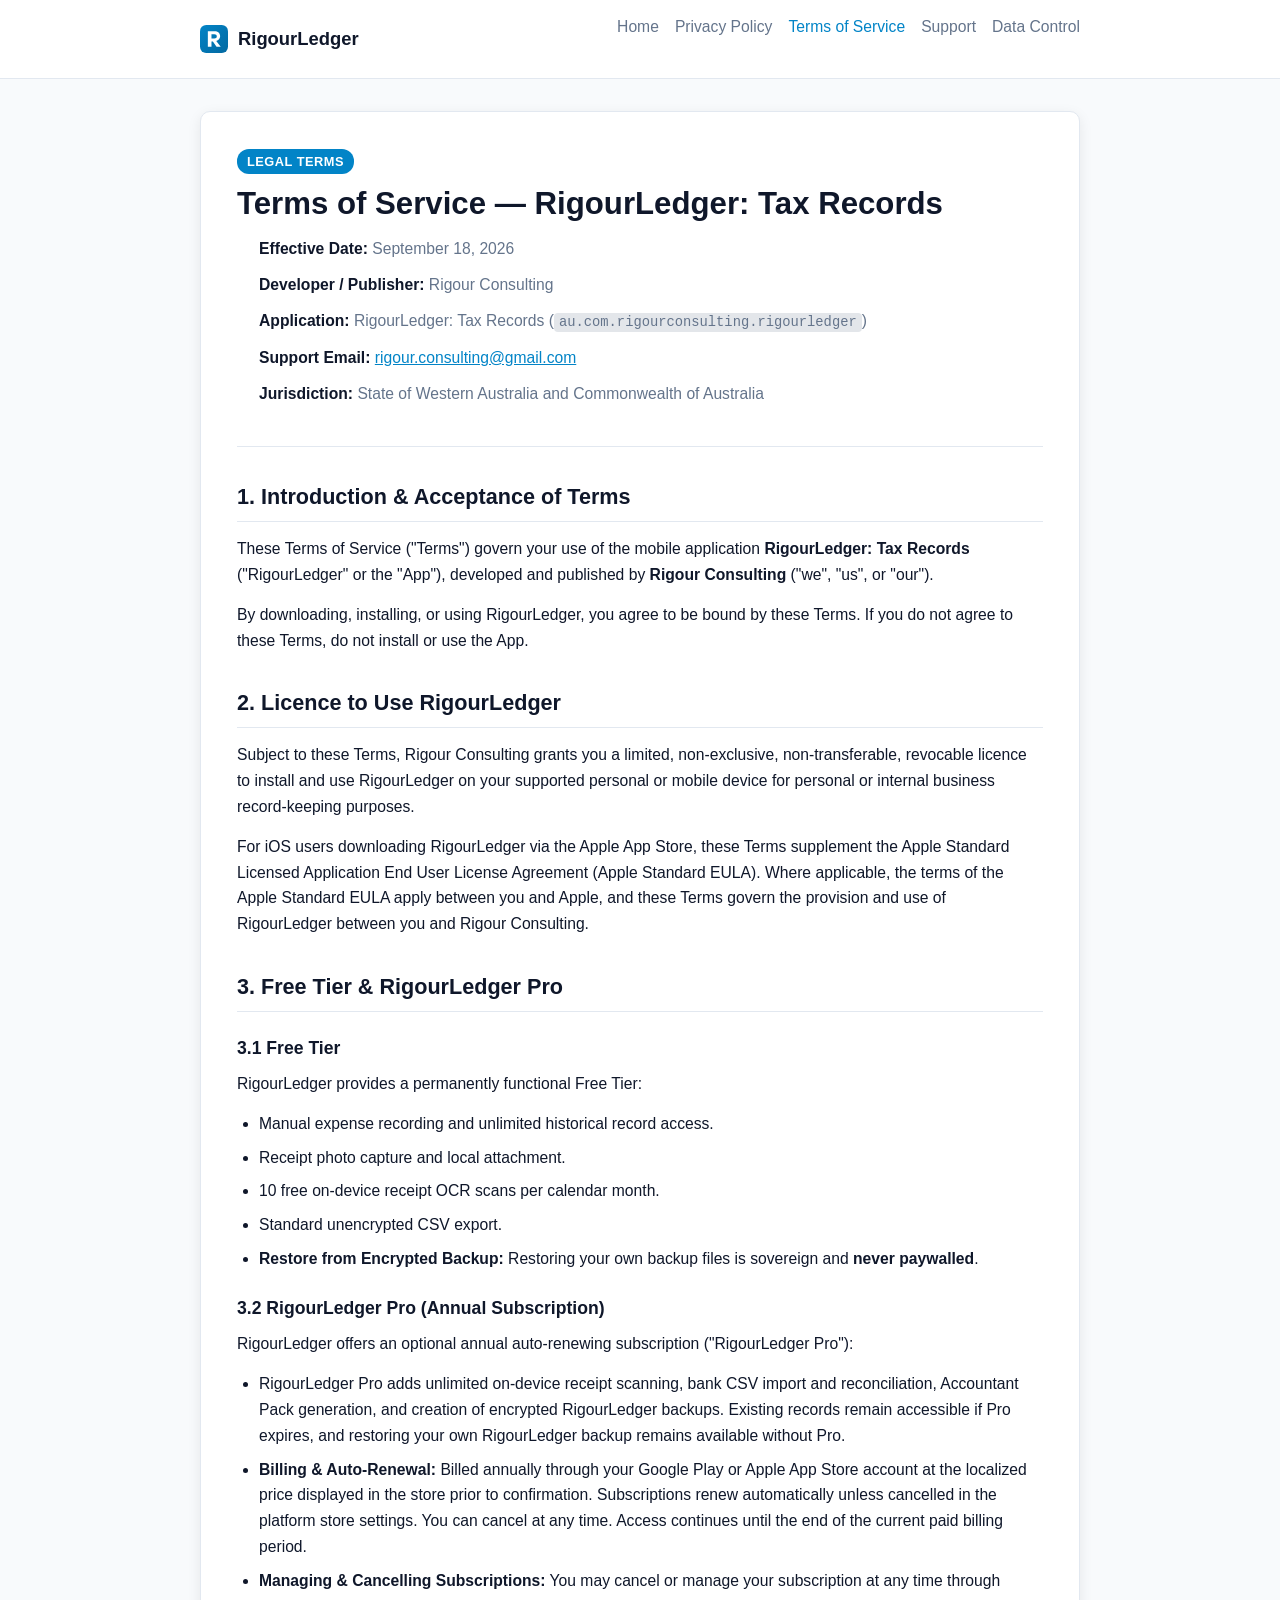
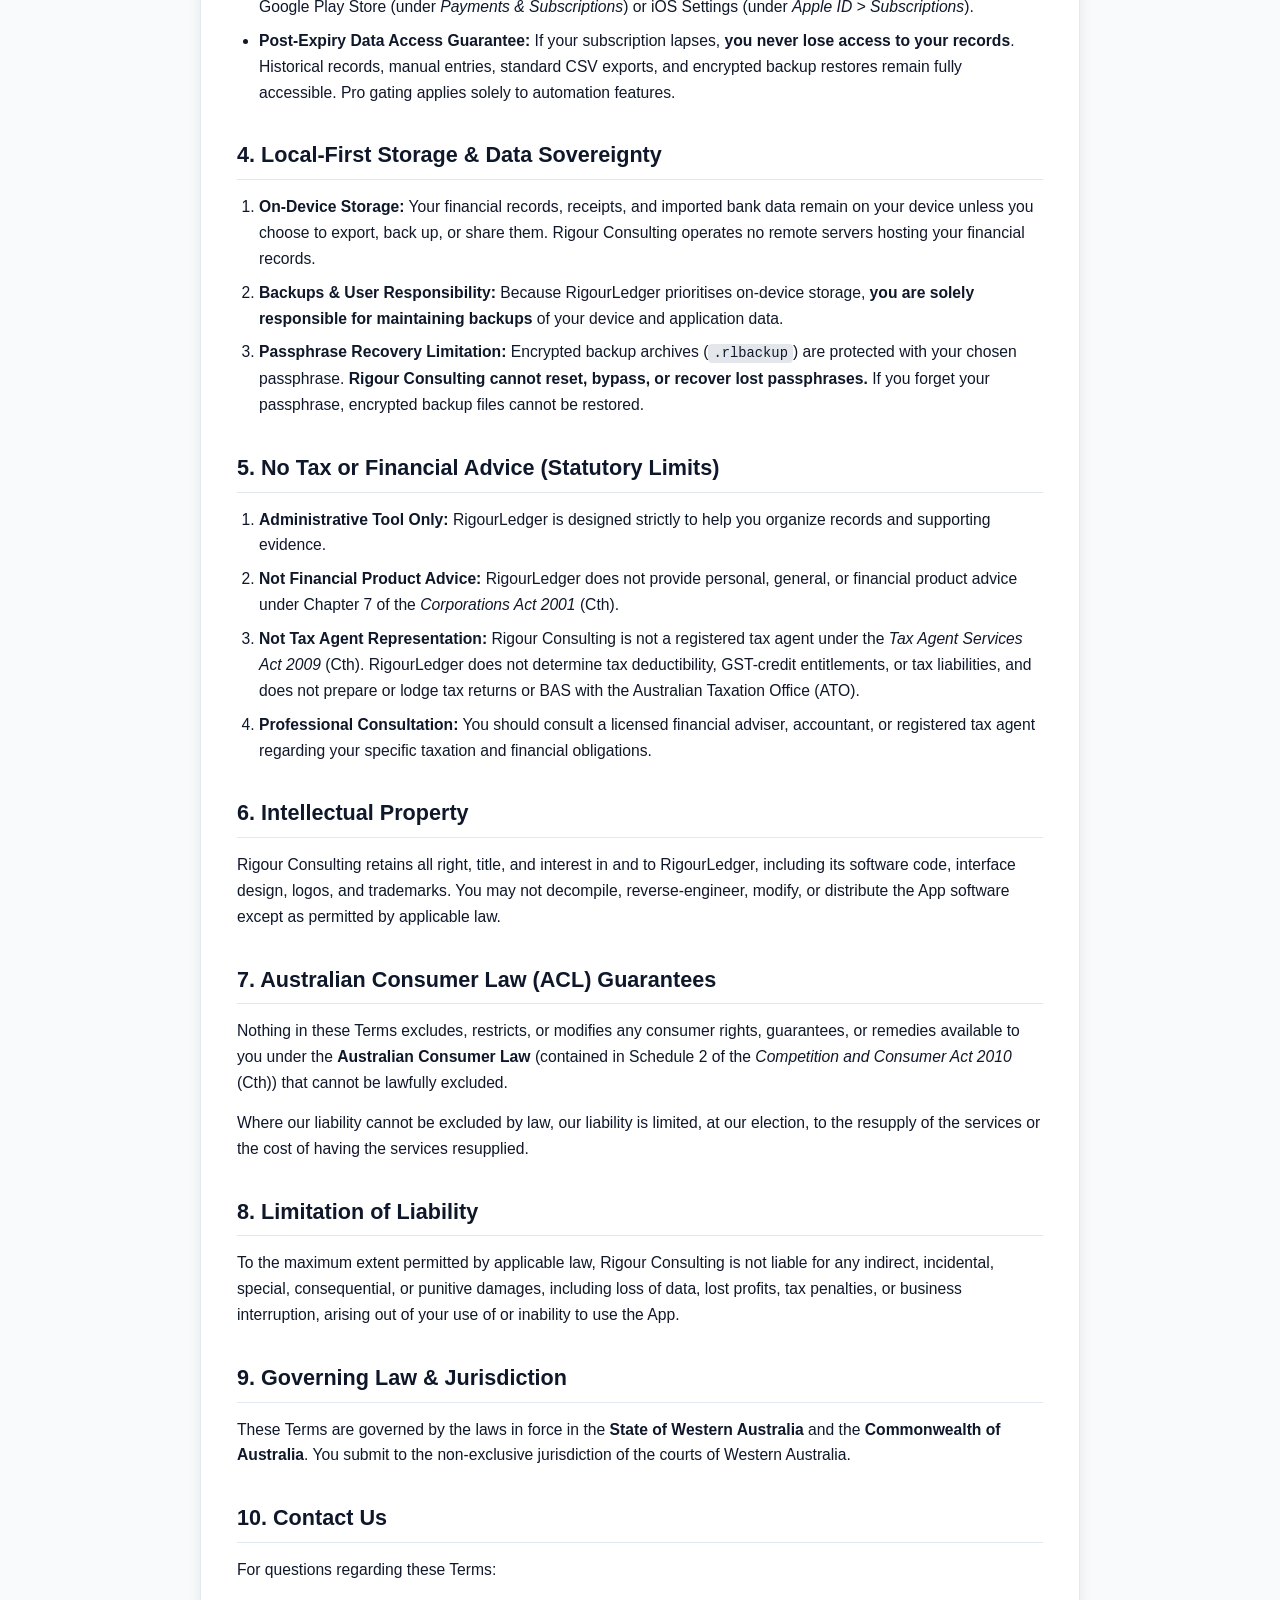
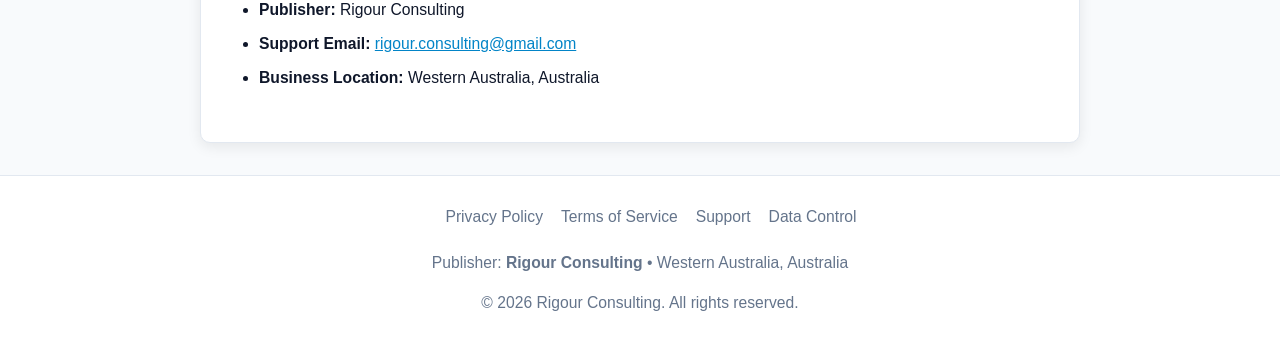
<file: terms/index.html>
<!DOCTYPE html>
<html lang="en">
<head>
  <meta charset="UTF-8">
  <meta name="viewport" content="width=device-width, initial-scale=1.0">
  <meta name="description" content="Terms of Service for RigourLedger: Tax Records — Local-first personal and business tax record keeping by Rigour Consulting.">
  <title>Terms of Service — RigourLedger: Tax Records</title>
  <link rel="stylesheet" href="../assets/site.css">
  <link rel="icon" type="image/svg+xml" href="../assets/rigourledger-mark.svg">
</head>
<body>
  <nav class="site-nav">
    <div class="nav-container">
      <a href="../" class="brand-link">
        <img src="../assets/rigourledger-mark.svg" alt="RigourLedger Logo" class="brand-logo">
        <span>RigourLedger</span>
      </a>
      <ul class="nav-links">
        <li><a href="../">Home</a></li>
        <li><a href="../privacy/">Privacy Policy</a></li>
        <li><a href="./" class="active">Terms of Service</a></li>
        <li><a href="../support/">Support</a></li>
        <li><a href="../data-deletion/">Data Control</a></li>
      </ul>
    </div>
  </nav>

  <main class="main-content">
    <article class="doc-card">
      <header class="doc-header">
        <span class="badge">Legal Terms</span>
        <h1>Terms of Service — RigourLedger: Tax Records</h1>
        <ul class="meta-details">
          <li><strong>Effective Date:</strong> September 18, 2026</li>
          <li><strong>Developer / Publisher:</strong> Rigour Consulting</li>
          <li><strong>Application:</strong> RigourLedger: Tax Records (<code>au.com.rigourconsulting.rigourledger</code>)</li>
          <li><strong>Support Email:</strong> <a href="mailto:rigour.consulting@gmail.com">rigour.consulting@gmail.com</a></li>
          <li><strong>Jurisdiction:</strong> State of Western Australia and Commonwealth of Australia</li>
        </ul>
      </header>

      <section>
        <h2>1. Introduction &amp; Acceptance of Terms</h2>
        <p>These Terms of Service ("Terms") govern your use of the mobile application <strong>RigourLedger: Tax Records</strong> ("RigourLedger" or the "App"), developed and published by <strong>Rigour Consulting</strong> ("we", "us", or "our").</p>
        <p>By downloading, installing, or using RigourLedger, you agree to be bound by these Terms. If you do not agree to these Terms, do not install or use the App.</p>
      </section>

      <section>
        <h2>2. Licence to Use RigourLedger</h2>
        <p>Subject to these Terms, Rigour Consulting grants you a limited, non-exclusive, non-transferable, revocable licence to install and use RigourLedger on your supported personal or mobile device for personal or internal business record-keeping purposes.</p>
        <p>For iOS users downloading RigourLedger via the Apple App Store, these Terms supplement the Apple Standard Licensed Application End User License Agreement (Apple Standard EULA). Where applicable, the terms of the Apple Standard EULA apply between you and Apple, and these Terms govern the provision and use of RigourLedger between you and Rigour Consulting.</p>
      </section>

      <section>
        <h2>3. Free Tier &amp; RigourLedger Pro</h2>

        <h3>3.1 Free Tier</h3>
        <p>RigourLedger provides a permanently functional Free Tier:</p>
        <ul>
          <li>Manual expense recording and unlimited historical record access.</li>
          <li>Receipt photo capture and local attachment.</li>
          <li>10 free on-device receipt OCR scans per calendar month.</li>
          <li>Standard unencrypted CSV export.</li>
          <li><strong>Restore from Encrypted Backup:</strong> Restoring your own backup files is sovereign and <strong>never paywalled</strong>.</li>
        </ul>

        <h3>3.2 RigourLedger Pro (Annual Subscription)</h3>
        <p>RigourLedger offers an optional annual auto-renewing subscription ("RigourLedger Pro"):</p>
        <ul>
          <li>RigourLedger Pro adds unlimited on-device receipt scanning, bank CSV import and reconciliation, Accountant Pack generation, and creation of encrypted RigourLedger backups. Existing records remain accessible if Pro expires, and restoring your own RigourLedger backup remains available without Pro.</li>
          <li><strong>Billing &amp; Auto-Renewal:</strong> Billed annually through your Google Play or Apple App Store account at the localized price displayed in the store prior to confirmation. Subscriptions renew automatically unless cancelled in the platform store settings. You can cancel at any time. Access continues until the end of the current paid billing period.</li>
          <li><strong>Managing &amp; Cancelling Subscriptions:</strong> You may cancel or manage your subscription at any time through Google Play Store (under <em>Payments &amp; Subscriptions</em>) or iOS Settings (under <em>Apple ID &gt; Subscriptions</em>).</li>
          <li><strong>Post-Expiry Data Access Guarantee:</strong> If your subscription lapses, <strong>you never lose access to your records</strong>. Historical records, manual entries, standard CSV exports, and encrypted backup restores remain fully accessible. Pro gating applies solely to automation features.</li>
        </ul>
      </section>

      <section>
        <h2>4. Local-First Storage &amp; Data Sovereignty</h2>
        <ol>
          <li><strong>On-Device Storage:</strong> Your financial records, receipts, and imported bank data remain on your device unless you choose to export, back up, or share them. Rigour Consulting operates no remote servers hosting your financial records.</li>
          <li><strong>Backups &amp; User Responsibility:</strong> Because RigourLedger prioritises on-device storage, <strong>you are solely responsible for maintaining backups</strong> of your device and application data.</li>
          <li><strong>Passphrase Recovery Limitation:</strong> Encrypted backup archives (<code>.rlbackup</code>) are protected with your chosen passphrase. <strong>Rigour Consulting cannot reset, bypass, or recover lost passphrases.</strong> If you forget your passphrase, encrypted backup files cannot be restored.</li>
        </ol>
      </section>

      <section>
        <h2>5. No Tax or Financial Advice (Statutory Limits)</h2>
        <ol>
          <li><strong>Administrative Tool Only:</strong> RigourLedger is designed strictly to help you organize records and supporting evidence.</li>
          <li><strong>Not Financial Product Advice:</strong> RigourLedger does not provide personal, general, or financial product advice under Chapter 7 of the <em>Corporations Act 2001</em> (Cth).</li>
          <li><strong>Not Tax Agent Representation:</strong> Rigour Consulting is not a registered tax agent under the <em>Tax Agent Services Act 2009</em> (Cth). RigourLedger does not determine tax deductibility, GST-credit entitlements, or tax liabilities, and does not prepare or lodge tax returns or BAS with the Australian Taxation Office (ATO).</li>
          <li><strong>Professional Consultation:</strong> You should consult a licensed financial adviser, accountant, or registered tax agent regarding your specific taxation and financial obligations.</li>
        </ol>
      </section>

      <section>
        <h2>6. Intellectual Property</h2>
        <p>Rigour Consulting retains all right, title, and interest in and to RigourLedger, including its software code, interface design, logos, and trademarks. You may not decompile, reverse-engineer, modify, or distribute the App software except as permitted by applicable law.</p>
      </section>

      <section>
        <h2>7. Australian Consumer Law (ACL) Guarantees</h2>
        <p>Nothing in these Terms excludes, restricts, or modifies any consumer rights, guarantees, or remedies available to you under the <strong>Australian Consumer Law</strong> (contained in Schedule 2 of the <em>Competition and Consumer Act 2010</em> (Cth)) that cannot be lawfully excluded.</p>
        <p>Where our liability cannot be excluded by law, our liability is limited, at our election, to the resupply of the services or the cost of having the services resupplied.</p>
      </section>

      <section>
        <h2>8. Limitation of Liability</h2>
        <p>To the maximum extent permitted by applicable law, Rigour Consulting is not liable for any indirect, incidental, special, consequential, or punitive damages, including loss of data, lost profits, tax penalties, or business interruption, arising out of your use of or inability to use the App.</p>
      </section>

      <section>
        <h2>9. Governing Law &amp; Jurisdiction</h2>
        <p>These Terms are governed by the laws in force in the <strong>State of Western Australia</strong> and the <strong>Commonwealth of Australia</strong>. You submit to the non-exclusive jurisdiction of the courts of Western Australia.</p>
      </section>

      <section>
        <h2>10. Contact Us</h2>
        <p>For questions regarding these Terms:</p>
        <ul>
          <li><strong>Publisher:</strong> Rigour Consulting</li>
          <li><strong>Support Email:</strong> <a href="mailto:rigour.consulting@gmail.com">rigour.consulting@gmail.com</a></li>
          <li><strong>Business Location:</strong> Western Australia, Australia</li>
        </ul>
      </section>
    </article>
  </main>

  <footer class="site-footer">
    <ul class="footer-nav">
      <li><a href="../privacy/">Privacy Policy</a></li>
      <li><a href="./" class="active">Terms of Service</a></li>
      <li><a href="../support/">Support</a></li>
      <li><a href="../data-deletion/">Data Control</a></li>
    </ul>
    <p>Publisher: <strong>Rigour Consulting</strong> &bull; Western Australia, Australia</p>
    <p>&copy; 2026 Rigour Consulting. All rights reserved.</p>
  </footer>
</body>
</html>
</file>
<file: assets/site.css>
:root {
  --bg-color: #0f172a;
  --card-bg: #1e293b;
  --border-color: #334155;
  --text-main: #f8fafc;
  --text-muted: #94a3b8;
  --accent: #38bdf8;
  --accent-hover: #0284c7;
  --accent-badge: #0284c7;
  --callout-bg: #0c4a6e;
  --callout-border: #38bdf8;
  --warning-bg: #451a03;
  --warning-border: #f59e0b;
  --nav-bg: rgba(15, 23, 42, 0.9);
}

@media (prefers-color-scheme: light) {
  :root {
    --bg-color: #f8fafc;
    --card-bg: #ffffff;
    --border-color: #e2e8f0;
    --text-main: #0f172a;
    --text-muted: #64748b;
    --accent: #0284c7;
    --accent-hover: #0369a1;
    --accent-badge: #0284c7;
    --callout-bg: #f0f9ff;
    --callout-border: #0284c7;
    --warning-bg: #fffbeb;
    --warning-border: #d97706;
    --nav-bg: rgba(255, 255, 255, 0.9);
  }
}

* {
  box-sizing: border-box;
  margin: 0;
  padding: 0;
}

body {
  font-family: -apple-system, BlinkMacSystemFont, "Segoe UI", Roboto, Helvetica, Arial, sans-serif;
  line-height: 1.65;
  color: var(--text-main);
  background-color: var(--bg-color);
  padding: 0;
  min-height: 100vh;
  display: flex;
  flex-direction: column;
}

.site-nav {
  position: sticky;
  top: 0;
  backdrop-filter: blur(8px);
  background-color: var(--nav-bg);
  border-bottom: 1px solid var(--border-color);
  z-index: 100;
}

.nav-container {
  max-width: 920px;
  margin: 0 auto;
  padding: 14px 20px;
  display: flex;
  justify-content: space-between;
  align-items: center;
  flex-wrap: wrap;
  gap: 12px;
}

.brand-link {
  display: flex;
  align-items: center;
  gap: 10px;
  text-decoration: none;
  color: var(--text-main);
  font-weight: 700;
  font-size: 1.15rem;
}

.brand-logo {
  width: 28px;
  height: 28px;
}

.nav-links {
  display: flex;
  gap: 16px;
  list-style: none;
  font-size: 0.92rem;
  flex-wrap: wrap;
}

.nav-links a {
  text-decoration: none;
  color: var(--text-muted);
  font-weight: 500;
  transition: color 0.15s ease;
}

.nav-links a:hover,
.nav-links a.active {
  color: var(--accent);
}

.main-content {
  flex: 1;
  max-width: 920px;
  width: 100%;
  margin: 32px auto;
  padding: 0 20px;
}

.doc-card {
  background: var(--card-bg);
  border: 1px solid var(--border-color);
  border-radius: 10px;
  padding: 36px;
  box-shadow: 0 4px 14px rgba(0, 0, 0, 0.08);
}

@media (max-width: 640px) {
  .doc-card {
    padding: 22px 18px;
  }
}

.doc-header {
  border-bottom: 1px solid var(--border-color);
  padding-bottom: 22px;
  margin-bottom: 28px;
}

h1 {
  font-size: 1.95rem;
  line-height: 1.3;
  margin-bottom: 10px;
  color: var(--text-main);
}

.badge {
  display: inline-block;
  background-color: var(--accent-badge);
  color: #ffffff;
  padding: 2px 10px;
  border-radius: 12px;
  font-size: 0.8rem;
  font-weight: 600;
  margin-bottom: 10px;
  text-transform: uppercase;
  letter-spacing: 0.5px;
}

.meta-details {
  list-style: none;
  font-size: 0.92rem;
  color: var(--text-muted);
  line-height: 1.8;
}

.meta-details strong {
  color: var(--text-main);
}

h2 {
  font-size: 1.35rem;
  margin-top: 32px;
  margin-bottom: 14px;
  border-bottom: 1px solid var(--border-color);
  padding-bottom: 6px;
  color: var(--text-main);
}

h3 {
  font-size: 1.1rem;
  margin-top: 22px;
  margin-bottom: 8px;
  color: var(--text-main);
}

p {
  margin-bottom: 14px;
  font-size: 0.98rem;
}

ul, ol {
  margin-bottom: 16px;
  padding-left: 22px;
}

li {
  margin-bottom: 8px;
  font-size: 0.98rem;
}

.callout {
  background-color: var(--callout-bg);
  border-left: 4px solid var(--callout-border);
  padding: 16px 20px;
  border-radius: 6px;
  margin: 20px 0;
}

.callout-warning {
  background-color: var(--warning-bg);
  border-left: 4px solid var(--warning-border);
  padding: 16px 20px;
  border-radius: 6px;
  margin: 20px 0;
}

code {
  font-family: ui-monospace, SFMono-Regular, "SF Mono", Menlo, Consolas, monospace;
  font-size: 0.88em;
  background-color: rgba(100, 116, 139, 0.18);
  padding: 2px 5px;
  border-radius: 4px;
}

a {
  color: var(--accent);
  text-decoration: underline;
}

a:hover {
  color: var(--accent-hover);
}

.site-footer {
  border-top: 1px solid var(--border-color);
  margin-top: auto;
  padding: 28px 20px;
  font-size: 0.88rem;
  color: var(--text-muted);
  text-align: center;
  background-color: var(--card-bg);
}

.footer-nav {
  display: flex;
  justify-content: center;
  gap: 18px;
  margin-bottom: 12px;
  flex-wrap: wrap;
  list-style: none;
}

.footer-nav a {
  color: var(--text-muted);
  text-decoration: none;
}

.footer-nav a:hover {
  color: var(--accent);
}

/* Home Grid Styles */
.hero {
  text-align: center;
  padding: 30px 10px 40px;
}

.hero-title {
  font-size: 2.4rem;
  font-weight: 800;
  margin-bottom: 8px;
  letter-spacing: -0.5px;
}

.hero-subtitle {
  font-size: 1.25rem;
  color: var(--accent);
  font-weight: 600;
  margin-bottom: 16px;
}

.hero-tagline {
  font-size: 1.05rem;
  color: var(--text-muted);
  max-width: 620px;
  margin: 0 auto;
}

.portal-grid {
  display: grid;
  grid-template-columns: repeat(auto-fit, minmax(250px, 1fr));
  gap: 20px;
  margin-top: 24px;
}

.portal-card {
  background: var(--card-bg);
  border: 1px solid var(--border-color);
  border-radius: 8px;
  padding: 24px;
  text-decoration: none;
  color: inherit;
  transition: transform 0.15s ease, border-color 0.15s ease;
  display: flex;
  flex-direction: column;
}

.portal-card:hover {
  transform: translateY(-2px);
  border-color: var(--accent);
}

.portal-card h3 {
  margin-top: 0;
  color: var(--accent);
  font-size: 1.15rem;
}

.portal-card p {
  color: var(--text-muted);
  font-size: 0.92rem;
  margin-bottom: 0;
  flex-grow: 1;
}
</file>
